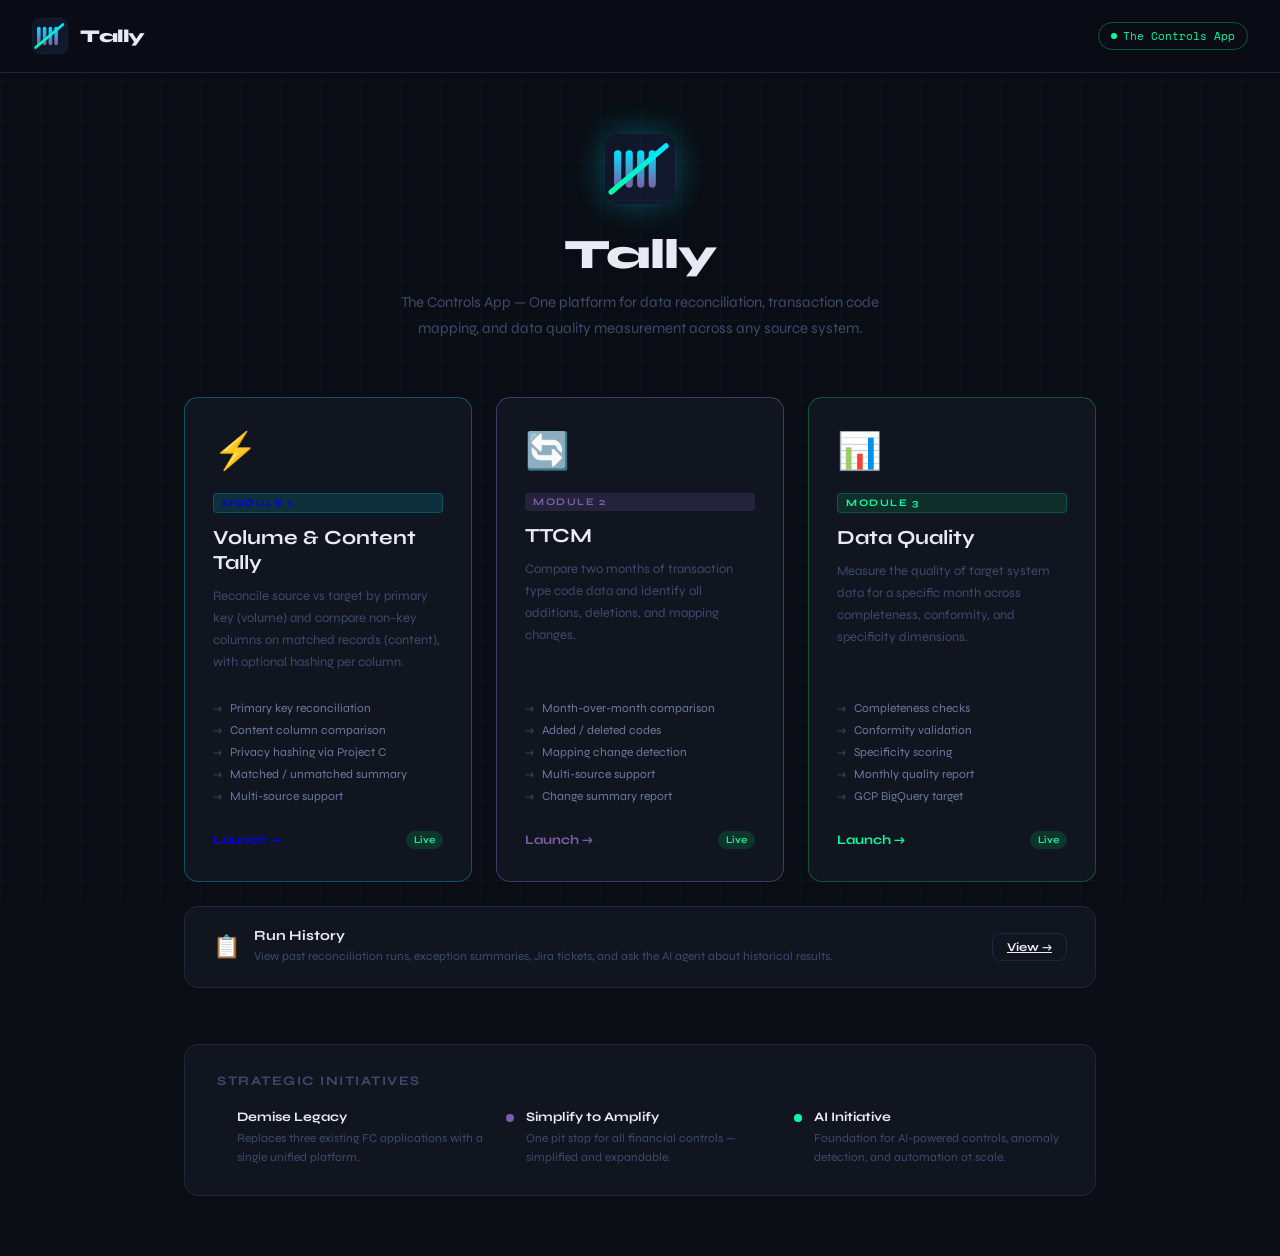
<file: data-recs-2.0/index.html>
<!DOCTYPE html>
<html lang="en">
<head>
  <meta charset="UTF-8"/>
  <meta name="viewport" content="width=device-width, initial-scale=1.0"/>
  <title>Tally — The Controls App</title>
  <link rel="stylesheet" href="src/styles.css"/>
  <link href="https://fonts.googleapis.com/css2?family=Space+Mono:ital,wght@0,400;0,700;1,400&family=Syne:wght@400;600;700;800&display=swap" rel="stylesheet"/>
  <style>
    .home-wrap {
      max-width: 960px;
      margin: 60px auto;
      padding: 0 24px;
    }
    .home-hero {
      text-align: center;
      margin-bottom: 56px;
    }
    .home-hero .hero-mark {
      display: inline-flex;
      align-items: center;
      justify-content: center;
      width: 72px;
      height: 72px;
      border-radius: 18px;
      background: linear-gradient(135deg, var(--cyan), var(--accent2));
      font-size: 28px;
      font-weight: 800;
      color: #000;
      margin-bottom: 20px;
      box-shadow: 0 0 32px rgba(0,229,255,0.3);
    }
    .home-hero h1 {
      font-size: 42px;
      font-weight: 800;
      color: var(--text);
      margin-bottom: 10px;
      letter-spacing: -1px;
    }
    .home-hero h1 span { color: var(--cyan); }
    .home-hero p {
      color: var(--text-muted);
      font-size: 15px;
      max-width: 520px;
      margin: 0 auto;
      line-height: 1.7;
    }
    .modules-grid {
      display: grid;
      grid-template-columns: repeat(3, 1fr);
      gap: 24px;
    }
    .module-card {
      background: var(--surface);
      border: 1px solid var(--border);
      border-radius: 14px;
      padding: 32px 28px;
      cursor: pointer;
      text-decoration: none;
      display: flex;
      flex-direction: column;
      transition: border-color 0.2s, transform 0.2s, box-shadow 0.2s;
      position: relative;
      overflow: hidden;
    }
    .module-card:hover {
      transform: translateY(-4px);
      box-shadow: 0 8px 32px rgba(0,0,0,0.4);
    }
    .module-card.blue  { border-color: rgba(0,229,255,0.3); }
    .module-card.blue:hover  { border-color: var(--cyan); box-shadow: 0 8px 32px rgba(0,229,255,0.15); }
    .module-card.purple { border-color: rgba(179,136,255,0.3); }
    .module-card.purple:hover { border-color: var(--accent2); box-shadow: 0 8px 32px rgba(179,136,255,0.15); }
    .module-card.green { border-color: rgba(0,230,118,0.3); }
    .module-card.green:hover  { border-color: var(--green); box-shadow: 0 8px 32px rgba(0,230,118,0.15); }
    .module-icon {
      font-size: 36px;
      margin-bottom: 20px;
    }
    .module-tag {
      display: inline-block;
      font-size: 10px;
      font-weight: 700;
      letter-spacing: 1.5px;
      padding: 3px 8px;
      border-radius: 4px;
      margin-bottom: 12px;
      text-transform: uppercase;
    }
    .tag-blue   { background: rgba(0,229,255,0.12); color: var(--cyan); }
    .tag-purple { background: rgba(179,136,255,0.12); color: var(--accent2); }
    .tag-green  { background: rgba(0,230,118,0.12); color: var(--green); }
    .module-card h3 {
      font-size: 20px;
      font-weight: 700;
      color: var(--text);
      margin-bottom: 10px;
    }
    .module-card p {
      font-size: 13px;
      color: var(--text-muted);
      line-height: 1.7;
      flex: 1;
      margin-bottom: 24px;
    }
    .module-features {
      list-style: none;
      padding: 0;
      margin: 0 0 24px 0;
    }
    .module-features li {
      font-size: 12px;
      color: var(--text-dim);
      padding: 4px 0;
      display: flex;
      align-items: center;
      gap: 8px;
    }
    .module-features li::before {
      content: '→';
      color: var(--text-muted);
      font-size: 11px;
    }
    .module-cta {
      display: flex;
      align-items: center;
      justify-content: space-between;
      margin-top: auto;
    }
    .module-card.blue  .module-cta-label { color: var(--cyan); }
    .module-card.purple .module-cta-label { color: var(--accent2); }
    .module-card.green  .module-cta-label { color: var(--green); }
    .module-cta-label {
      font-size: 13px;
      font-weight: 700;
    }
    .status-badge {
      font-size: 10px;
      padding: 3px 8px;
      border-radius: 20px;
      font-weight: 600;
    }
    .status-live   { background: rgba(0,230,118,0.15); color: var(--green); }
    .status-coming { background: rgba(255,214,0,0.12); color: var(--yellow); }
    .initiatives {
      margin-top: 56px;
      padding: 28px 32px;
      background: var(--surface);
      border: 1px solid var(--border);
      border-radius: 14px;
    }
    .initiatives h4 {
      font-size: 13px;
      color: var(--text-muted);
      letter-spacing: 1.5px;
      text-transform: uppercase;
      margin-bottom: 20px;
    }
    .initiatives-grid {
      display: grid;
      grid-template-columns: repeat(3, 1fr);
      gap: 20px;
    }
    .initiative-item {
      display: flex;
      align-items: flex-start;
      gap: 12px;
    }
    .initiative-dot {
      width: 8px;
      height: 8px;
      border-radius: 50%;
      margin-top: 5px;
      flex-shrink: 0;
    }
    .initiative-item h5 {
      font-size: 13px;
      font-weight: 700;
      color: var(--text);
      margin-bottom: 4px;
    }
    .initiative-item p {
      font-size: 12px;
      color: var(--text-muted);
      line-height: 1.6;
    }
    @media (max-width: 700px) {
      .modules-grid { grid-template-columns: 1fr; }
      .initiatives-grid { grid-template-columns: 1fr; }
      .home-hero h1 { font-size: 28px; }
    }
  </style>
</head>
<body>

  <!-- HEADER -->
  <header>
    <div class="logo">
      <img src="src/logo.svg" alt="Tally" style="width:36px;height:36px;border-radius:8px;display:block;flex-shrink:0;">
      <div class="logo-text">Tally</div>
    </div>
    <div class="header-right">
      <div class="status-pill connected">
        <div class="dot pulse"></div> The Controls App
      </div>
    </div>
  </header>

  <!-- HOME -->
  <div class="home-wrap">

    <!-- HERO -->
    <div class="home-hero">
      <img src="src/logo.svg" alt="Tally" class="hero-mark" style="background:none;padding:0;">
      <h1>Tally</h1>
      <p>The Controls App — One platform for data reconciliation, transaction code mapping, and data quality measurement across any source system.</p>
    </div>

    <!-- MODULE CARDS -->
    <div class="modules-grid">

      <!-- Data Reconciliation -->
      <a href="data-recs.html" class="module-card blue">
        <div class="module-icon">⚡</div>
        <div class="module-tag tag-blue">Module 1</div>
        <h3>Volume &amp; Content Tally</h3>
        <p>Reconcile source vs target by primary key (volume) and compare non-key columns on matched records (content), with optional hashing per column.</p>
        <ul class="module-features">
          <li>Primary key reconciliation</li>
          <li>Content column comparison</li>
          <li>Privacy hashing via Project C</li>
          <li>Matched / unmatched summary</li>
          <li>Multi-source support</li>
        </ul>
        <div class="module-cta">
          <span class="module-cta-label">Launch →</span>
          <span class="status-badge status-live">Live</span>
        </div>
      </a>

      <!-- TTCM -->
      <a href="ttcm.html" class="module-card purple">
        <div class="module-icon">🔄</div>
        <div class="module-tag tag-purple">Module 2</div>
        <h3>TTCM</h3>
        <p>Compare two months of transaction type code data and identify all additions, deletions, and mapping changes.</p>
        <ul class="module-features">
          <li>Month-over-month comparison</li>
          <li>Added / deleted codes</li>
          <li>Mapping change detection</li>
          <li>Multi-source support</li>
          <li>Change summary report</li>
        </ul>
        <div class="module-cta">
          <span class="module-cta-label">Launch →</span>
          <span class="status-badge status-live">Live</span>
        </div>
      </a>

      <!-- DQM -->
      <a href="dqm.html" class="module-card green">
        <div class="module-icon">📊</div>
        <div class="module-tag tag-green">Module 3</div>
        <h3>Data Quality</h3>
        <p>Measure the quality of target system data for a specific month across completeness, conformity, and specificity dimensions.</p>
        <ul class="module-features">
          <li>Completeness checks</li>
          <li>Conformity validation</li>
          <li>Specificity scoring</li>
          <li>Monthly quality report</li>
          <li>GCP BigQuery target</li>
        </ul>
        <div class="module-cta">
          <span class="module-cta-label">Launch →</span>
          <span class="status-badge status-live">Live</span>
        </div>
      </a>

    </div>

    <!-- HISTORY LINK -->
    <div style="margin-top:24px;padding:20px 28px;background:var(--surface);border:1px solid var(--border);border-radius:14px;display:flex;align-items:center;justify-content:space-between;gap:20px;">
      <div style="display:flex;align-items:center;gap:14px;">
        <div style="font-size:22px;">📋</div>
        <div>
          <div style="font-size:14px;font-weight:700;color:var(--text);margin-bottom:3px;">Run History</div>
          <div style="font-size:12px;color:var(--text-muted);line-height:1.6;">View past reconciliation runs, exception summaries, Jira tickets, and ask the AI agent about historical results.</div>
        </div>
      </div>
      <a href="history.html" class="btn btn-secondary btn-sm" style="white-space:nowrap;flex-shrink:0;">View →</a>
    </div>

    <!-- INITIATIVES -->
    <div class="initiatives">
      <h4>Strategic Initiatives</h4>
      <div class="initiatives-grid">
        <div class="initiative-item">
          <div class="initiative-dot" style="background:var(--cyan);"></div>
          <div>
            <h5>Demise Legacy</h5>
            <p>Replaces three existing FC applications with a single unified platform.</p>
          </div>
        </div>
        <div class="initiative-item">
          <div class="initiative-dot" style="background:var(--accent2);"></div>
          <div>
            <h5>Simplify to Amplify</h5>
            <p>One pit stop for all financial controls — simplified and expandable.</p>
          </div>
        </div>
        <div class="initiative-item">
          <div class="initiative-dot" style="background:var(--green);"></div>
          <div>
            <h5>AI Initiative</h5>
            <p>Foundation for AI-powered controls, anomaly detection, and automation at scale.</p>
          </div>
        </div>
      </div>
    </div>

  </div><!-- /home-wrap -->

</body>
</html>
</file>
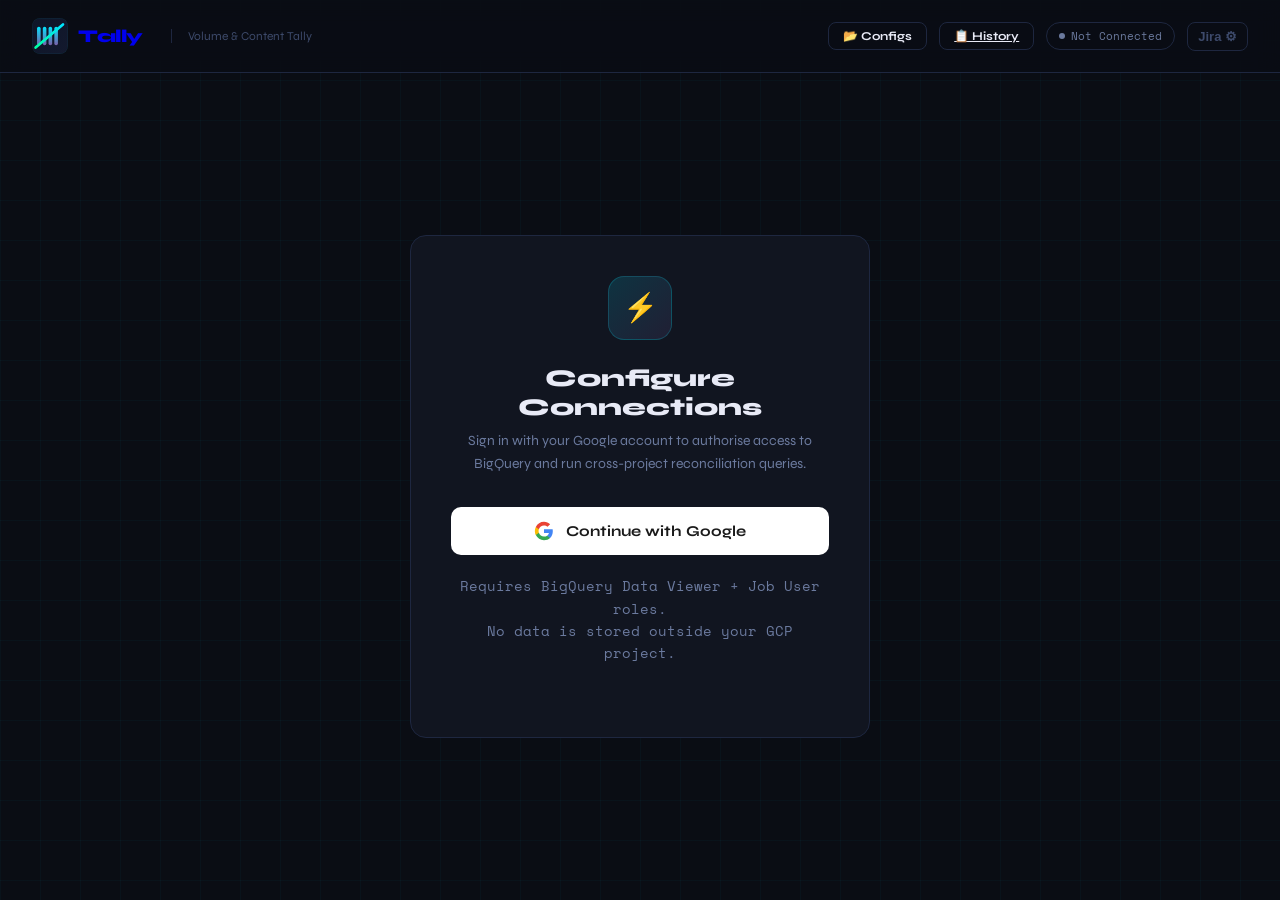
<file: data-recs-2.0/data-recs.html>
<!DOCTYPE html>
<html lang="en">
<head>
  <meta charset="UTF-8"/>
  <meta name="viewport" content="width=device-width, initial-scale=1.0"/>
  <title>Tally — Volume &amp; Content Tally</title>
  <link rel="stylesheet" href="src/styles.css"/>
  <link href="https://fonts.googleapis.com/css2?family=Space+Mono:ital,wght@0,400;0,700;1,400&family=Syne:wght@400;600;700;800&display=swap" rel="stylesheet"/>
</head>
<body>

  <!-- HEADER -->
  <header>
    <div class="logo">
      <a href="index.html" style="display:flex;align-items:center;gap:10px;text-decoration:none;">
        <img src="src/logo.svg" alt="Tally" style="width:36px;height:36px;border-radius:8px;display:block;flex-shrink:0;">
        <div class="logo-text">Tally</div>
      </a>
      <div style="margin-left:16px; font-size:12px; color:var(--text-muted); border-left:1px solid var(--border); padding-left:16px;">Volume &amp; Content Tally</div>
    </div>
    <div class="header-right">
      <button onclick="openConfigManager()" class="btn btn-secondary btn-sm">📂 Configs</button>
      <a href="history.html" class="btn btn-secondary btn-sm">📋 History</a>
      <div class="status-pill" id="conn-status">
        <div class="dot"></div> Not Connected
      </div>

      <!-- Jira notification bell -->
      <button id="jira-bell-btn" onclick="openBell()"
        style="display:none;position:relative;background:none;border:1px solid var(--border);border-radius:8px;padding:6px 10px;cursor:pointer;color:var(--text-muted);font-size:16px;align-items:center;gap:6px;">
        🎫
        <span id="jira-bell-badge"
          style="display:none;position:absolute;top:-6px;right:-6px;background:var(--accent3);color:#fff;font-size:9px;font-weight:700;width:16px;height:16px;border-radius:50%;align-items:center;justify-content:center;">
          !
        </span>
      </button>

      <!-- Jira config button -->
      <button onclick="openJiraConfig()"
        style="background:none;border:1px solid var(--border);border-radius:8px;padding:6px 10px;cursor:pointer;color:var(--text-muted);font-size:13px;font-weight:600;">
        Jira ⚙
      </button>

      <div class="user-badge" id="user-badge" style="display:none">
        <div class="user-avatar" id="user-initials">?</div>
        <span id="user-name-display"></span>
        <button class="btn btn-sm btn-danger" onclick="signOut()">Sign Out</button>
      </div>
    </div>
  </header>

  <!-- ── JIRA CONFIG MODAL ──────────────────────────────────── -->
  <!-- ── CONFIG MANAGER MODAL ──────────────────────────────── -->
  <div id="config-manager-modal"
    style="display:none;position:fixed;inset:0;z-index:1000;background:rgba(0,0,0,.7);backdrop-filter:blur(4px);align-items:center;justify-content:center;padding:20px;">
    <div style="background:var(--surface);border:1px solid var(--border);border-radius:16px;width:100%;max-width:560px;padding:32px;animation:fadeIn .2s ease;max-height:85vh;display:flex;flex-direction:column;">
      <div style="display:flex;align-items:center;justify-content:space-between;margin-bottom:24px;">
        <div>
          <div style="font-size:18px;font-weight:800;color:var(--text);">📂 Saved Configs</div>
          <div style="font-size:12px;color:var(--text-muted);margin-top:3px;">Save and load reconciliation configurations</div>
        </div>
        <button class="btn btn-sm btn-secondary" onclick="closeConfigManager()">✕</button>
      </div>

      <!-- Saved config list -->
      <div id="config-list-wrap" style="flex:1;overflow-y:auto;margin-bottom:20px;"></div>

      <!-- Save current -->
      <div style="border-top:1px solid var(--border);padding-top:20px;">
        <div style="font-size:12px;font-weight:700;color:var(--text-muted);letter-spacing:1px;text-transform:uppercase;margin-bottom:10px;">Save Current Config</div>
        <div style="display:flex;gap:10px;">
          <input type="text" id="config-save-name" placeholder="e.g. CRM vs Finance Q1" style="flex:1;"/>
          <button class="btn btn-primary btn-sm" onclick="saveConfig(document.getElementById('config-save-name').value); document.getElementById('config-save-name').value='';">Save</button>
        </div>
      </div>
    </div>
  </div>

  <div id="jira-config-modal"
    style="display:none;position:fixed;inset:0;z-index:1000;background:rgba(0,0,0,.7);backdrop-filter:blur(4px);align-items:center;justify-content:center;padding:20px;">
    <div style="background:var(--surface);border:1px solid var(--border);border-radius:16px;width:100%;max-width:520px;padding:32px;animation:fadeIn .2s ease;">
      <div style="display:flex;align-items:center;justify-content:space-between;margin-bottom:24px;">
        <div>
          <div style="font-size:18px;font-weight:800;color:var(--text);">🎫 Jira Configuration</div>
          <div style="font-size:12px;color:var(--text-muted);margin-top:3px;">Connect Tally to your Jira Cloud workspace</div>
        </div>
        <button class="btn btn-sm btn-secondary" onclick="closeJiraConfig()">✕</button>
      </div>

      <!-- Setup guide -->
      <div class="alert alert-info" style="font-size:12px;line-height:1.8;margin-bottom:20px;">
        <strong>Setup (5 minutes):</strong><br/>
        1. Go to <strong>atlassian.com/software/jira</strong> → Start free<br/>
        2. Create a project — note the <strong>Project Key</strong> (e.g. <code>TALLY</code>)<br/>
        3. Generate an API token at <strong>id.atlassian.com → Security → API tokens</strong><br/>
        4. Paste your workspace domain, email, token, and project key below
      </div>

      <div class="form-group">
        <label>Workspace Domain</label>
        <input type="text" id="jira-domain" placeholder="yourorg.atlassian.net" style="font-family:var(--mono);font-size:13px;"/>
        <div style="font-size:11px;color:var(--text-muted);margin-top:3px;">Do not include https://</div>
      </div>
      <div class="form-group">
        <label>Atlassian Email</label>
        <input type="email" id="jira-email" placeholder="you@company.com"/>
      </div>
      <div class="form-group">
        <label>API Token</label>
        <input type="password" id="jira-api-token" placeholder="Paste your API token"/>
        <div style="font-size:11px;color:var(--text-muted);margin-top:3px;">Generated at id.atlassian.com → Security → API tokens</div>
      </div>
      <div class="form-group">
        <label>Project Key</label>
        <input type="text" id="jira-project-key" placeholder="e.g. TALLY" style="text-transform:uppercase;font-family:var(--mono);"/>
      </div>

      <div id="jira-test-result" style="font-size:12px;min-height:18px;margin-bottom:12px;"></div>

      <div class="btn-row">
        <button class="btn btn-primary" onclick="saveJiraConfig()">Save Configuration</button>
        <button id="btn-jira-test" class="btn btn-secondary" onclick="testJiraConnection()">Test Connection</button>
        <button class="btn btn-secondary" onclick="closeJiraConfig()">Cancel</button>
      </div>
    </div>
  </div>

  <!-- ── JIRA NOTIFICATION PANEL ────────────────────────────── -->
  <div id="jira-notif-panel"
    style="display:none;position:fixed;inset:0;z-index:999;background:rgba(0,0,0,.6);backdrop-filter:blur(4px);align-items:flex-end;justify-content:center;padding:20px;">
    <div style="background:var(--surface);border:1px solid var(--border);border-top:2px solid var(--accent);border-radius:16px;width:100%;max-width:580px;padding:28px;animation:fadeIn .25s ease;max-height:80vh;overflow-y:auto;">
      <div id="jira-notif-content"></div>
    </div>
  </div>

  <!-- AUTH SCREEN -->
  <div id="auth-screen">
    <div class="auth-card">
      <div class="auth-icon">⚡</div>
      <h2>Configure Connections</h2>
      <p>Sign in with your Google account to authorise access to BigQuery and run cross-project reconciliation queries.</p>
      <button class="btn-google" onclick="handleGoogleSignIn()">
        <svg class="google-logo" viewBox="0 0 24 24">
          <path fill="#4285F4" d="M22.56 12.25c0-.78-.07-1.53-.2-2.25H12v4.26h5.92c-.26 1.37-1.04 2.53-2.21 3.31v2.77h3.57c2.08-1.92 3.28-4.74 3.28-8.09z"/>
          <path fill="#34A853" d="M12 23c2.97 0 5.46-.98 7.28-2.66l-3.57-2.77c-.98.66-2.23 1.06-3.71 1.06-2.86 0-5.29-1.93-6.16-4.53H2.18v2.84C3.99 20.53 7.7 23 12 23z"/>
          <path fill="#FBBC05" d="M5.84 14.09c-.22-.66-.35-1.36-.35-2.09s.13-1.43.35-2.09V7.07H2.18C1.43 8.55 1 10.22 1 12s.43 3.45 1.18 4.93l2.85-2.22.81-.62z"/>
          <path fill="#EA4335" d="M12 5.38c1.62 0 3.06.56 4.21 1.64l3.15-3.15C17.45 2.09 14.97 1 12 1 7.7 1 3.99 3.47 2.18 7.07l3.66 2.84c.87-2.6 3.3-4.53 6.16-4.53z"/>
        </svg>
        Continue with Google
      </button>
      <p class="auth-note">
        Requires BigQuery Data Viewer + Job User roles.<br/>
        No data is stored outside your GCP project.
      </p>
    </div>
  </div>

  <!-- MAIN APP -->
  <div id="app">

    <!-- STEP NAVIGATION -->
    <div class="steps-nav">
      <div class="step-item active" id="step-tab-1" onclick="goStep(1)">
        <div class="step-num">1</div> Configure Projects
      </div>
      <div class="step-arrow">›</div>
      <div class="step-item disabled" id="step-tab-2" onclick="goStep(2)">
        <div class="step-num">2</div> Source Query
      </div>
      <div class="step-arrow">›</div>
      <div class="step-item disabled" id="step-tab-3" onclick="goStep(3)">
        <div class="step-num">3</div> Target Query
      </div>
      <div class="step-arrow">›</div>
      <div class="step-item disabled" id="step-tab-4" onclick="goStep(4)">
        <div class="step-num">4</div> Match &amp; Reconcile
      </div>
      <div class="step-arrow">›</div>
      <div class="step-item disabled" id="step-tab-5" onclick="goStep(5)">
        <div class="step-num">5</div> Write Exceptions
      </div>
      <div class="step-arrow">›</div>
      <div class="step-item disabled" id="step-tab-6" onclick="goStep(6)">
        <div class="step-num">6</div> Summary
      </div>
    </div>

    <!-- STEP 1: CONFIGURE PROJECTS -->
    <div class="panel active" id="step-1">
      <div class="panel-header">
        <h2>Configure Source &amp; Target Systems</h2>
        <p>Set up your source and target data systems. Supports BigQuery, Starburst/Trino, Oracle, and Hive.</p>
      </div>

      <div class="alert alert-info">
        ℹ️ Queries run via BigQuery REST API using your OAuth token. Your credentials never leave your environment.
      </div>
      <div style="display:grid; grid-template-columns:1fr 1fr; gap:20px;">

        <!-- ── SOURCE (Project A) ── -->
        <div class="card">
          <div class="card-title">🔵 Source System (Project A)</div>
          <div class="form-group">
            <label>Source System Type</label>
            <select id="proj-a-type" onchange="onTypeChange('src')">
              <option value="bigquery">BigQuery</option>
              <option value="starburst">Starburst / Trino</option>
              <option value="oracle">Oracle</option>
              <option value="hive">Hive / Hadoop</option>
            </select>
          </div>

          <!-- BigQuery-specific fields -->
          <div id="proj-a-bq-fields">
            <div class="form-group">
              <label>GCP Project ID</label>
              <input type="text" id="proj-a-id" placeholder="my-project-123" oninput="validateStep1()"/>
            </div>
          </div>

          <!-- Starburst-specific fields -->
          <div id="proj-a-sb-fields" style="display:none;">
            <div style="padding:10px 12px;background:rgba(0,229,255,0.05);border:1px solid rgba(0,229,255,0.2);border-radius:8px;margin-bottom:14px;">
              <div style="font-size:11px;font-weight:700;letter-spacing:1px;text-transform:uppercase;color:var(--cyan);margin-bottom:6px;">Starburst Connection</div>
              <div class="form-group" style="margin-bottom:10px;">
                <label>Host &amp; Port</label>
                <input type="text" id="proj-a-sb-host" placeholder="starburst.internal.hsbc.com:8080" oninput="validateStep1()" style="font-family:var(--mono);font-size:12px;"/>
              </div>
              <div class="form-group" style="margin-bottom:10px;">
                <label>Catalog <span style="color:var(--text-muted);font-size:11px;">— e.g. mainframe, oracle, hive</span></label>
                <input type="text" id="proj-a-sb-catalog" placeholder="mainframe" oninput="validateStep1()" style="font-family:var(--mono);font-size:12px;"/>
              </div>
              <div class="form-group" style="margin-bottom:10px;">
                <label>Username</label>
                <input type="text" id="proj-a-sb-username" placeholder="service_account"/>
              </div>
              <div class="form-group" style="margin-bottom:0;">
                <label>Bearer Token <span style="color:var(--text-muted);font-size:11px;">(optional — if auth enabled)</span></label>
                <input type="password" id="proj-a-sb-token" placeholder="JWT bearer token"/>
              </div>
            </div>
          </div>

          <div class="form-group">
            <label>Schema / Dataset</label>
            <input type="text" id="proj-a-dataset" placeholder="my_dataset" oninput="validateStep1()"/>
          </div>
          <div class="form-group">
            <label>Table Name</label>
            <input type="text" id="proj-a-table" placeholder="source_table" oninput="validateStep1()"/>
          </div>
          <div class="form-group">
            <label>Description <span style="color:var(--text-muted)">(optional)</span></label>
            <input type="text" id="proj-a-desc" placeholder="e.g. CRM transactions"/>
          </div>
          <div id="proj-a-loc-field" class="form-group">
            <label>Dataset Location <span style="color:var(--text-muted)">(BigQuery only)</span></label>
            <input type="text" id="proj-a-location" placeholder="e.g. EU, US, europe-west2"/>
          </div>
          <div class="btn-row" style="margin-top:4px;">
            <button class="btn btn-sm btn-secondary" onclick="testConnection('src')">⚡ Test Connection</button>
          </div>
          <div id="src-conn-result" style="margin-top:8px;font-size:12px;"></div>
        </div>

        <!-- ── TARGET (Project B) ── -->
        <div class="card">
          <div class="card-title">🟣 Target System (Project B)</div>
          <div class="form-group">
            <label>Target System Type</label>
            <select id="proj-b-type" onchange="onTypeChange('tgt')">
              <option value="bigquery">BigQuery</option>
              <option value="starburst">Starburst / Trino</option>
              <option value="oracle">Oracle</option>
              <option value="hive">Hive / Hadoop</option>
            </select>
          </div>

          <!-- BigQuery-specific fields -->
          <div id="proj-b-bq-fields">
            <div class="form-group">
              <label>GCP Project ID</label>
              <input type="text" id="proj-b-id" placeholder="another-project-456" oninput="validateStep1()"/>
            </div>
          </div>

          <!-- Starburst-specific fields -->
          <div id="proj-b-sb-fields" style="display:none;">
            <div style="padding:10px 12px;background:rgba(179,136,255,0.05);border:1px solid rgba(179,136,255,0.2);border-radius:8px;margin-bottom:14px;">
              <div style="font-size:11px;font-weight:700;letter-spacing:1px;text-transform:uppercase;color:var(--accent2);margin-bottom:6px;">Starburst Connection</div>
              <div class="form-group" style="margin-bottom:10px;">
                <label>Host &amp; Port</label>
                <input type="text" id="proj-b-sb-host" placeholder="starburst.internal.hsbc.com:8080" oninput="validateStep1()" style="font-family:var(--mono);font-size:12px;"/>
              </div>
              <div class="form-group" style="margin-bottom:10px;">
                <label>Catalog <span style="color:var(--text-muted);font-size:11px;">— e.g. mainframe, oracle, hive</span></label>
                <input type="text" id="proj-b-sb-catalog" placeholder="mainframe" oninput="validateStep1()" style="font-family:var(--mono);font-size:12px;"/>
              </div>
              <div class="form-group" style="margin-bottom:10px;">
                <label>Username</label>
                <input type="text" id="proj-b-sb-username" placeholder="service_account"/>
              </div>
              <div class="form-group" style="margin-bottom:0;">
                <label>Bearer Token <span style="color:var(--text-muted);font-size:11px;">(optional — if auth enabled)</span></label>
                <input type="password" id="proj-b-sb-token" placeholder="JWT bearer token"/>
              </div>
            </div>
          </div>

          <div class="form-group">
            <label>Schema / Dataset</label>
            <input type="text" id="proj-b-dataset" placeholder="another_dataset" oninput="validateStep1()"/>
          </div>
          <div class="form-group">
            <label>Table Name</label>
            <input type="text" id="proj-b-table" placeholder="target_table" oninput="validateStep1()"/>
          </div>
          <div class="form-group">
            <label>Description <span style="color:var(--text-muted)">(optional)</span></label>
            <input type="text" id="proj-b-desc" placeholder="e.g. Finance ledger"/>
          </div>
          <div id="proj-b-loc-field" class="form-group">
            <label>Dataset Location <span style="color:var(--text-muted)">(BigQuery only)</span></label>
            <input type="text" id="proj-b-location" placeholder="e.g. EU, US, europe-west2"/>
          </div>
          <div class="btn-row" style="margin-top:4px;">
            <button class="btn btn-sm btn-secondary" onclick="testConnection('tgt')">⚡ Test Connection</button>
          </div>
          <div id="tgt-conn-result" style="margin-top:8px;font-size:12px;"></div>
        </div>

      </div>

      <!-- PROJECT C — PRIVACY ZONE -->
      <div class="card" style="margin-top:20px; border-color:var(--accent2);">
        <div class="card-title">🔒 Reconciliation Project (Project C) — Privacy Zone &nbsp;<span class="lang-badge" style="font-size:11px;">GCP BigQuery only</span></div>
        <div class="alert alert-info" style="font-size:12px; margin-bottom:12px;">
          Project C is always <strong>Google BigQuery</strong>. It only receives <strong>hashed keys + amounts</strong>. Real keys never leave Projects A &amp; B. The salt never leaves your browser.
        </div>
        <div style="display:grid; grid-template-columns:1fr 1fr 1fr; gap:20px;">
          <div class="form-group">
            <label>GCP Project ID</label>
            <input type="text" id="proj-c-id" placeholder="neutral-project-789" oninput="validateStep1()"/>
          </div>
          <div class="form-group">
            <label>Dataset</label>
            <input type="text" id="proj-c-dataset" placeholder="rec_staging" oninput="validateStep1()"/>
          </div>
          <div class="form-group">
            <label>Location</label>
            <input type="text" id="proj-c-location" placeholder="US"/>
          </div>
        </div>
        <div class="form-group" style="max-width:420px;">
          <label>Secret Salt &nbsp;<span style="color:var(--text-muted); font-size:11px;">(optional — required only if primary key hashing is ON) &nbsp;⚠️ Never sent to any GCP project</span></label>
          <input type="password" id="secret-salt" placeholder="Enter a secret passphrase (leave blank if hashing is OFF)" oninput="validateStep1(); updateHashPreviews()"/>
        </div>
      </div>

      <div class="btn-row">
        <button class="btn btn-primary" id="btn-step1-next" onclick="goStep(2)" disabled>
          Next: Configure Source Query →
        </button>
      </div>
    </div>

    <!-- STEP 2: SOURCE QUERY -->
    <div class="panel" id="step-2">
      <div class="panel-header">
        <h2>Source Query <span class="tag tag-blue" id="src-proj-label" style="font-size:12px;vertical-align:middle;"></span></h2>
        <p>Write a query to pull data from Project A. This will be your left-hand dataset.</p>
      </div>
      <!-- FILTER BUILDER -->
      <div class="card">
        <div class="card-title">🔍 Filter Builder <span style="font-size:11px;color:var(--text-muted);font-weight:400;">— filters are injected into the query automatically</span></div>
        <div id="src-filters-list"></div>
        <div class="btn-row" style="margin-top:8px;">
          <button class="btn btn-sm btn-secondary" onclick="addFilter('src')">+ Add Filter</button>
          <button class="btn btn-sm btn-secondary" onclick="clearFilters('src')">Clear All</button>
        </div>
      </div>

      <div class="card">
        <div class="card-title">SQL Query — Source</div>
        <div class="query-editor-wrap">
          <div class="query-toolbar">
            <div class="query-toolbar-left">
              <span class="lang-badge">BigQuery SQL</span>
              <span class="lang-badge dim" id="src-bq-ref"></span>
            </div>
            <button class="btn btn-sm btn-secondary" onclick="insertTemplate('src')">Insert Template</button>
          </div>
          <textarea class="code" id="src-query" spellcheck="false" placeholder="SELECT * FROM `project.dataset.table` LIMIT 1000"></textarea>
        </div>
      </div>
      <div class="card" style="border-color:var(--accent2);">
        <div class="card-title">🔑 Key &amp; Content Column Config
          <button class="btn btn-sm btn-secondary" style="float:right;" onclick="fetchColumns('src')">⟳ Load Columns</button>
        </div>

        <!-- PRIMARY MATCH KEY -->
        <div style="font-size:11px;font-weight:700;letter-spacing:1px;text-transform:uppercase;color:var(--text-muted);margin-bottom:10px;">Primary Match Key — Volume Reconciliation</div>
        <div class="form-group">
          <label>Match Key Column <span style="color:var(--accent3);">*</span></label>
          <select id="src-match-key" onchange="updateMatchKey('src', this.value)"
            style="background:var(--surface-2);border:1px solid var(--cyan);border-radius:6px;padding:8px 10px;color:var(--text);font-size:13px;width:100%;">
            <option value="">— click ⟳ Load Columns first —</option>
          </select>
          <div style="display:flex;align-items:center;gap:12px;margin-top:8px;">
            <label style="display:flex;align-items:center;gap:6px;font-size:12px;cursor:pointer;">
              <input type="checkbox" id="src-pk-hash" checked onchange="setPKHash('src',this.checked);updateHashPreviews()"/>
              <span>Hash this key <span style="color:var(--text-muted);">(recommended — keeps raw value out of Project C)</span></span>
            </label>
          </div>
        </div>

        <!-- CONTENT RECONCILIATION COLUMNS -->
        <div style="border-top:1px solid var(--border);margin-top:20px;padding-top:16px;">
          <div style="font-size:11px;font-weight:700;letter-spacing:1px;text-transform:uppercase;color:var(--text-muted);margin-bottom:6px;">Content Reconciliation Columns — compared on matched records</div>
          <div style="font-size:12px;color:var(--text-muted);margin-bottom:10px;line-height:1.6;">
            Select columns to compare between source and target.
            <strong style="color:var(--text);">Hash OFF</strong> (default) — actual values visible in Project C for comparison.
            <strong style="color:var(--text);">Hash ON 🔒</strong> — value protected, but mismatch still detected.
          </div>
          <div id="src-content-cols-list"></div>
          <div class="btn-row" style="margin-top:8px;">
            <button class="btn btn-sm btn-secondary" onclick="addContentCol('src')">+ Add Column</button>
            <button class="btn btn-sm btn-secondary" onclick="clearContentCols('src')">Clear All</button>
          </div>
        </div>

        <!-- NORMALISATION -->
        <div style="border-top:1px solid var(--border);margin-top:16px;padding-top:16px;">
          <label style="font-size:12px;color:var(--text-muted);display:block;margin-bottom:8px;">
            Normalisation <span style="font-size:11px;">(applied before hashing only)</span>
          </label>
          <div style="display:flex;gap:16px;align-items:center;flex-wrap:wrap;">
            <label style="display:flex;align-items:center;gap:4px;font-size:12px;"><input type="checkbox" id="src-norm-trim" checked onchange="updateHashPreviews()"/> TRIM</label>
            <label style="display:flex;align-items:center;gap:4px;font-size:12px;"><input type="checkbox" id="src-norm-upper" checked onchange="updateHashPreviews()"/> UPPER</label>
            <label style="display:flex;align-items:center;gap:4px;font-size:12px;"><input type="checkbox" id="src-norm-lpad" onchange="updateHashPreviews()"/> LPAD &nbsp;<input type="number" id="src-lpad-width" value="10" style="width:56px;" oninput="updateHashPreviews()"/></label>
          </div>
        </div>
        <div class="form-group" style="margin-top:12px;" id="src-hash-preview-wrap">
          <label>Primary Key Hash Preview</label>
          <code id="src-hash-preview" style="display:block;padding:10px;background:rgba(0,0,0,0.3);border-radius:6px;font-size:11px;color:var(--cyan);word-break:break-all;"></code>
        </div>
        <div id="src-oracle-template" style="display:none;">
          <div class="alert alert-info" style="font-size:12px;">
            <strong>Non-BigQuery source detected.</strong> Run the SQL below on your source system and load the result into <code>project-c.rec_staging.source_hashed</code>.
          </div>
          <textarea class="code" id="src-platform-sql" style="min-height:120px;" spellcheck="false" readonly></textarea>
        </div>
      </div>
      <div class="btn-row">
        <button class="btn btn-primary" onclick="goStep(3)">Next: Configure Target Query →</button>
        <button class="btn btn-secondary" onclick="goStep(1)">← Back</button>
      </div>
    </div>

    <!-- STEP 3: TARGET QUERY -->
    <div class="panel" id="step-3">
      <div class="panel-header">
        <h2>Target Query <span class="tag tag-yellow" id="tgt-proj-label" style="font-size:12px;vertical-align:middle;"></span></h2>
        <p>Write a query to pull data from Project B. This will be your right-hand dataset for reconciliation.</p>
      </div>
      <!-- FILTER BUILDER -->
      <div class="card">
        <div class="card-title">🔍 Filter Builder <span style="font-size:11px;color:var(--text-muted);font-weight:400;">— filters are injected into the query automatically</span></div>
        <div id="tgt-filters-list"></div>
        <div class="btn-row" style="margin-top:8px;">
          <button class="btn btn-sm btn-secondary" onclick="addFilter('tgt')">+ Add Filter</button>
          <button class="btn btn-sm btn-secondary" onclick="clearFilters('tgt')">Clear All</button>
        </div>
      </div>

      <div class="card">
        <div class="card-title">SQL Query — Target</div>
        <div class="query-editor-wrap">
          <div class="query-toolbar">
            <div class="query-toolbar-left">
              <span class="lang-badge">BigQuery SQL</span>
              <span class="lang-badge dim" id="tgt-bq-ref"></span>
            </div>
            <button class="btn btn-sm btn-secondary" onclick="insertTemplate('tgt')">Insert Template</button>
          </div>
          <textarea class="code" id="tgt-query" spellcheck="false" placeholder="SELECT * FROM `project.dataset.table` LIMIT 1000"></textarea>
        </div>
      </div>
      <div class="card" style="border-color:var(--accent2);">
        <div class="card-title">🔑 Key &amp; Content Column Config
          <button class="btn btn-sm btn-secondary" style="float:right;" onclick="fetchColumns('tgt')">⟳ Load Columns</button>
        </div>

        <!-- PRIMARY MATCH KEY -->
        <div style="font-size:11px;font-weight:700;letter-spacing:1px;text-transform:uppercase;color:var(--text-muted);margin-bottom:10px;">Primary Match Key — Volume Reconciliation</div>
        <div class="form-group">
          <label>Match Key Column <span style="color:var(--accent3);">*</span></label>
          <select id="tgt-match-key" onchange="updateMatchKey('tgt', this.value)"
            style="background:var(--surface-2);border:1px solid var(--cyan);border-radius:6px;padding:8px 10px;color:var(--text);font-size:13px;width:100%;">
            <option value="">— click ⟳ Load Columns first —</option>
          </select>
          <div style="display:flex;align-items:center;gap:12px;margin-top:8px;">
            <label style="display:flex;align-items:center;gap:6px;font-size:12px;cursor:pointer;">
              <input type="checkbox" id="tgt-pk-hash" checked onchange="setPKHash('tgt',this.checked);updateHashPreviews()"/>
              <span>Hash this key <span style="color:var(--text-muted);">(recommended — keeps raw value out of Project C)</span></span>
            </label>
          </div>
        </div>

        <!-- CONTENT RECONCILIATION COLUMNS -->
        <div style="border-top:1px solid var(--border);margin-top:20px;padding-top:16px;">
          <div style="font-size:11px;font-weight:700;letter-spacing:1px;text-transform:uppercase;color:var(--text-muted);margin-bottom:6px;">Content Reconciliation Columns — compared on matched records</div>
          <div style="font-size:12px;color:var(--text-muted);margin-bottom:10px;line-height:1.6;">
            These columns are mapped to source columns by position (1st source col ↔ 1st target col, etc.).
          </div>
          <div id="tgt-content-cols-list"></div>
          <div class="btn-row" style="margin-top:8px;">
            <button class="btn btn-sm btn-secondary" onclick="addContentCol('tgt')">+ Add Column</button>
            <button class="btn btn-sm btn-secondary" onclick="clearContentCols('tgt')">Clear All</button>
          </div>
        </div>

        <!-- NORMALISATION -->
        <div style="border-top:1px solid var(--border);margin-top:16px;padding-top:16px;">
          <label style="font-size:12px;color:var(--text-muted);display:block;margin-bottom:8px;">
            Normalisation <span style="font-size:11px;">(applied before hashing only)</span>
          </label>
          <div style="display:flex;gap:16px;align-items:center;flex-wrap:wrap;">
            <label style="display:flex;align-items:center;gap:4px;font-size:12px;"><input type="checkbox" id="tgt-norm-trim" checked onchange="updateHashPreviews()"/> TRIM</label>
            <label style="display:flex;align-items:center;gap:4px;font-size:12px;"><input type="checkbox" id="tgt-norm-upper" checked onchange="updateHashPreviews()"/> UPPER</label>
            <label style="display:flex;align-items:center;gap:4px;font-size:12px;"><input type="checkbox" id="tgt-norm-lpad" onchange="updateHashPreviews()"/> LPAD &nbsp;<input type="number" id="tgt-lpad-width" value="10" style="width:56px;" oninput="updateHashPreviews()"/></label>
          </div>
        </div>
        <div class="form-group" style="margin-top:12px;" id="tgt-hash-preview-wrap">
          <label>Primary Key Hash Preview</label>
          <code id="tgt-hash-preview" style="display:block;padding:10px;background:rgba(0,0,0,0.3);border-radius:6px;font-size:11px;color:var(--cyan);word-break:break-all;"></code>
        </div>
        <div id="tgt-oracle-template" style="display:none;">
          <div class="alert alert-info" style="font-size:12px;">
            <strong>Non-BigQuery target detected.</strong> Run the SQL below on your target system and load the result into <code>project-c.rec_staging.target_hashed</code>.
          </div>
          <textarea class="code" id="tgt-platform-sql" style="min-height:120px;" spellcheck="false" readonly></textarea>
        </div>
      </div>
      <div class="btn-row">
        <button class="btn btn-primary" onclick="goStep(4)">Next: Configure Reconciliation →</button>
        <button class="btn btn-secondary" onclick="goStep(2)">← Back</button>
      </div>
    </div>

    <!-- STEP 4: RECONCILE -->
    <div class="panel" id="step-4">
      <div class="panel-header">
        <h2>Volume &amp; Content Reconciliation</h2>
        <p>Configure the match key join, then run volume reconciliation followed by content column comparison on matched records.</p>
      </div>
      <div class="card">
        <div class="card-title">Join Configuration</div>
        <div class="form-row">
          <div class="form-group">
            <label>Join Type</label>
            <select id="join-type" onchange="buildRecQuery()">
              <option value="FULL OUTER JOIN">Full Outer Join (show all unmatched)</option>
              <option value="INNER JOIN">Inner Join (matched only)</option>
              <option value="LEFT JOIN">Left Join (all source + matched target)</option>
              <option value="RIGHT JOIN">Right Join (matched source + all target)</option>
            </select>
          </div>
          <div class="form-group">
            <label>Match Key Column (Source)</label>
            <input type="text" id="join-key-src" placeholder="e.g. transaction_id" oninput="buildRecQuery()"/>
          </div>
        </div>
        <div class="form-row">
          <div class="form-group">
            <label>Match Key Column (Target)</label>
            <input type="text" id="join-key-tgt" placeholder="e.g. txn_id" oninput="buildRecQuery()"/>
          </div>
          <div class="form-group">
            <label>Amount/Value Column (for variance)</label>
            <input type="text" id="amount-col" placeholder="e.g. amount" oninput="buildRecQuery()"/>
          </div>
        </div>
        <div class="form-group">
          <label>Additional Match Columns <span style="color:var(--text-muted)">(comma-separated, optional)</span></label>
          <input type="text" id="extra-cols" placeholder="e.g. currency, status" oninput="buildRecQuery()"/>
        </div>
      </div>
      <div class="card">
        <div class="card-title">Generated Reconciliation Query</div>
        <div class="alert alert-info" style="font-size:12px;margin-bottom:12px;">
          This query runs in <strong>Project A</strong> but references <strong>Project B</strong> using fully-qualified table names — standard BigQuery cross-project syntax.
        </div>
        <div class="query-editor-wrap">
          <div class="query-toolbar">
            <span class="lang-badge">BigQuery SQL — Cross-Project</span>
            <button class="btn btn-sm btn-secondary" onclick="copyRecQuery()">Copy SQL</button>
          </div>
          <textarea class="code purple" id="rec-query" style="min-height:200px;" spellcheck="false" readonly></textarea>
        </div>
        <div class="btn-row" style="margin-top:16px;">
          <button class="btn btn-primary" onclick="runReconciliation()">▶ Run Reconciliation</button>
          <button class="btn btn-secondary" onclick="goStep(3)">← Back</button>
        </div>
      </div>
      <!-- Banner injected by jira.js when an exclusion is applied -->
      <div id="jira-rerun-banner" style="display:none;"></div>

      <div id="rec-result-wrap" style="display:none;">
        <div class="card">
          <div class="card-title">📊 Volume &amp; Content Reconciliation Results</div>
          <div id="rec-result-body"></div>
          <div class="btn-row" style="margin-top:16px;">
            <button class="btn btn-secondary" onclick="goStep(5)">Write Exceptions Back → Step 5 (optional)</button>
            <button class="btn btn-primary" onclick="buildSummary(); goStep(6)">Skip to Summary →</button>
          </div>
        </div>
      </div>

      <!-- Content reconciliation results — shown below volume results -->
      <div id="content-rec-result-wrap" style="display:none;margin-top:16px;">
        <div class="card" style="border-color:rgba(0,229,255,0.2);">
          <div class="card-title">📋 Content Reconciliation Results</div>
          <div id="content-rec-result-body"></div>
        </div>
      </div>

      <!-- Save config — always visible in Step 4 -->
      <div style="margin-top:16px;padding:20px 24px;background:var(--surface);border:1px solid var(--border);border-radius:12px;">
        <div style="font-size:12px;font-weight:700;color:var(--text-muted);letter-spacing:1px;text-transform:uppercase;margin-bottom:8px;">💾 Save / Overwrite Config</div>
        <div style="font-size:12px;color:var(--text-muted);margin-bottom:12px;">Saves all project settings, queries, and any agent exclusions. Use the same name to overwrite an existing config.</div>
        <div style="display:flex;gap:10px;">
          <input type="text" id="step4-config-name" placeholder="e.g. CRM vs Finance Q1" style="flex:1;"/>
          <button class="btn btn-primary btn-sm" onclick="saveConfig(document.getElementById('step4-config-name').value); document.getElementById('step4-config-name').value='';">Save</button>
        </div>
      </div>
    </div>

    <!-- STEP 5: WRITE EXCEPTIONS -->
    <div class="panel" id="step-5">
      <div class="panel-header">
        <h2>Write Exceptions to Project A</h2>
        <p>Join unmatched source records from Project C back to Project A and write them to an exceptions table.</p>
      </div>

      <div class="alert alert-info">
        ℹ️ This query runs inside <strong>Project A</strong>. It rehashes the original match key column and joins against <code>unmatched_keys</code> in Project C to retrieve the real plaintext records — without Project C ever seeing them.
      </div>

      <div class="card">
        <div class="card-title">Output Configuration</div>
        <div class="form-row">
          <div class="form-group">
            <label>Exceptions Table Name</label>
            <input type="text" id="exceptions-table" placeholder="e.g. exceptions_2026_04_17"
              oninput="buildWriteBackPreview()" />
            <div style="font-size:11px;color:var(--text-muted);margin-top:4px;">
              Will be created in <strong id="exceptions-dest-label">project-a.dataset</strong>
            </div>
          </div>
          <div class="form-group">
            <label>Write Disposition</label>
            <select id="exceptions-disposition" onchange="buildWriteBackPreview()">
              <option value="CREATE OR REPLACE">Overwrite if exists</option>
              <option value="CREATE TABLE IF NOT EXISTS">Skip if exists</option>
            </select>
          </div>
        </div>
      </div>

      <div class="card">
        <div class="card-title">Generated Write-Back SQL</div>
        <div class="query-editor-wrap">
          <div class="query-toolbar">
            <span class="lang-badge">BigQuery SQL — Project A</span>
            <button class="btn btn-sm btn-secondary" onclick="copyWriteBackSQL()">Copy SQL</button>
          </div>
          <textarea class="code purple" id="writeback-query" style="min-height:180px;" spellcheck="false" readonly></textarea>
        </div>
        <div class="btn-row" style="margin-top:16px;">
          <button class="btn btn-primary" onclick="runWriteBack()">▶ Write Exceptions to Project A</button>
          <button class="btn btn-secondary" onclick="goStep(4)">← Back</button>
        </div>
      </div>

      <div id="writeback-result-wrap" style="display:none;">
        <div class="card">
          <div class="card-title">Write-Back Result</div>
          <div id="writeback-result-body"></div>
          <div class="btn-row" style="margin-top:16px;">
            <button class="btn btn-primary" onclick="buildSummary(); goStep(6)">Generate Summary Report →</button>
          </div>
        </div>
      </div>
    </div>

    <!-- STEP 6: SUMMARY -->
    <div class="panel" id="step-6">
      <div class="panel-header">
        <h2>Reconciliation Summary</h2>
        <p>Cross-project match analysis between Source (A) and Target (B).</p>
      </div>
      <div id="summary-body">
        <div class="empty"><div class="icon">📊</div>Run reconciliation first to see summary.</div>
      </div>

      <!-- Jira ticket section — appears after summary renders -->
      <div id="jira-step6-section" style="display:none;margin-top:24px;">
        <div class="card" style="border-color:rgba(0,229,255,0.2);">
          <div class="card-title" style="display:flex;align-items:center;gap:10px;">
            🎫 Raise Jira Ticket
            <span style="font-size:11px;font-weight:400;color:var(--text-muted);margin-left:4px;">— optional — notify source team of exceptions</span>
          </div>
          <p style="font-size:13px;color:var(--text-muted);margin-bottom:16px;line-height:1.7;">
            Optionally create a Jira ticket on your source team's board with exception count and dataset location.
            Skip this if you don't use Jira or want to raise the ticket manually.
          </p>
          <div class="btn-row">
            <button id="btn-create-jira" class="btn btn-secondary" onclick="createJiraTicket()">📋 Create Jira Ticket (optional)</button>
            <button class="btn btn-secondary" onclick="openJiraConfig()">⚙ Jira Settings</button>
            <button class="btn btn-primary" onclick="goStep(1)">✓ Done — Start New Run</button>
          </div>
          <div style="margin-top:16px;padding:14px 16px;background:rgba(179,136,255,0.06);border:1px solid rgba(179,136,255,0.2);border-radius:8px;display:flex;align-items:flex-start;gap:10px;">
            <span style="font-size:18px;flex-shrink:0;">🤖</span>
            <div>
              <div style="font-size:11px;font-weight:700;letter-spacing:1.5px;text-transform:uppercase;color:var(--accent2);margin-bottom:5px;">AI Agent — Roadmap</div>
              <p style="font-size:12px;color:var(--text-muted);line-height:1.8;margin:0;">
                When the source team replies with exclusion instructions, an <strong style="color:var(--text);">Agentic AI</strong> can
                read the comment in natural language, translate it into a SQL exclusion clause,
                update the reconciliation query, and re-run — all pending your approval.
              </p>
            </div>
          </div>
          <!-- Ticket link appears here after creation -->
          <div id="jira-ticket-wrap" style="display:none;margin-top:12px;"></div>
        </div>
      </div>

    </div>

  </div><!-- /app -->

  <!-- Google Identity Services -->
  <script src="https://accounts.google.com/gsi/client" async defer></script>
  <!-- App scripts -->
  <script src="src/auth.js"></script>
  <script src="src/bigquery.js"></script>
  <script src="src/app.js"></script>
  <script src="src/jira.js"></script>
  <script src="src/config.js"></script>
  <script src="src/qvd.js"></script>
  <script src="src/csv.js"></script>
</body>
</html>
</file>
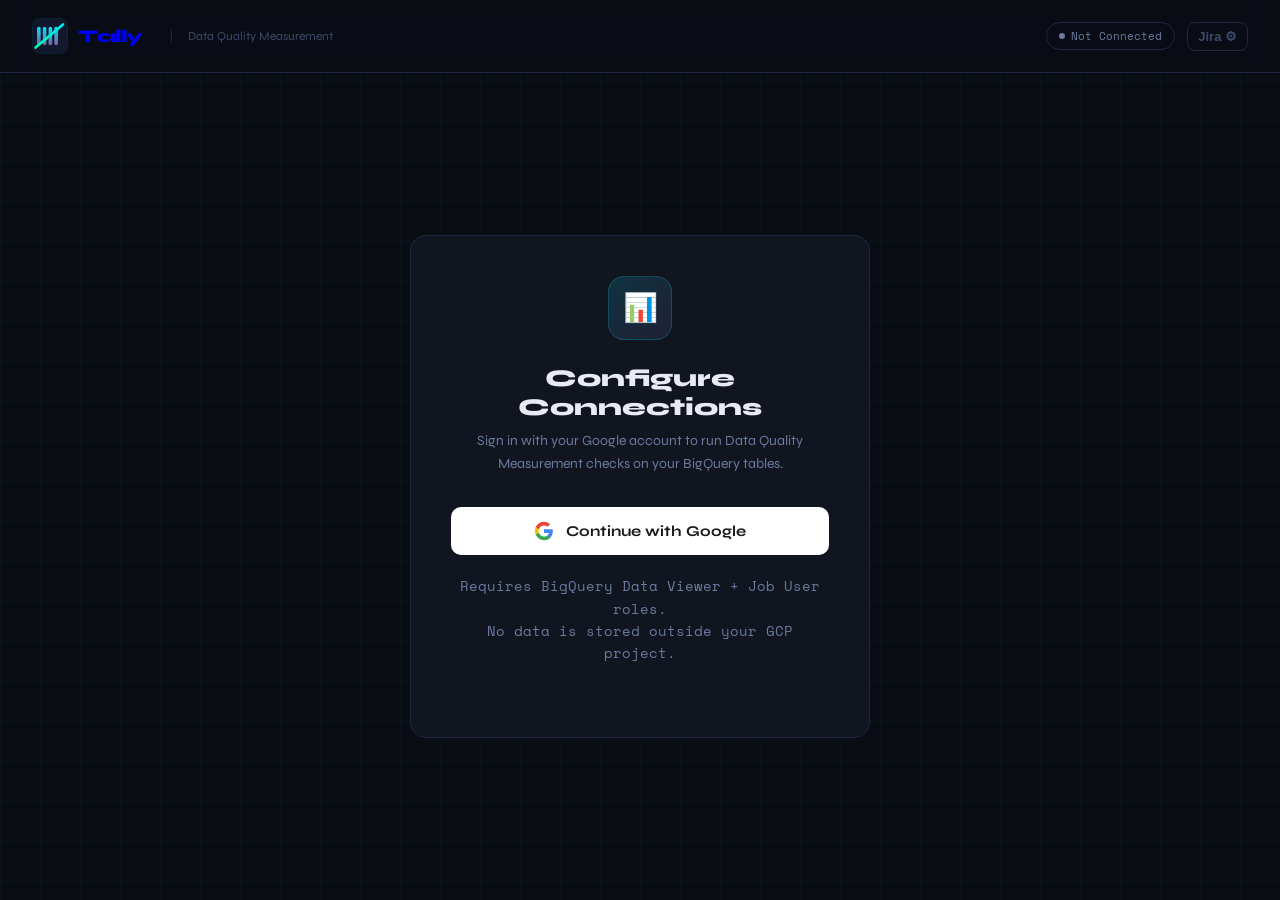
<file: data-recs-2.0/dqm.html>
<!DOCTYPE html>
<html lang="en">
<head>
  <meta charset="UTF-8"/>
  <meta name="viewport" content="width=device-width, initial-scale=1.0"/>
  <title>Tally — Data Quality Measurement</title>
  <link rel="stylesheet" href="src/styles.css"/>
  <link href="https://fonts.googleapis.com/css2?family=Space+Mono:ital,wght@0,400;0,700;1,400&family=Syne:wght@400;600;700;800&display=swap" rel="stylesheet"/>
</head>
<body>

  <!-- HEADER -->
  <header>
    <div class="logo">
      <a href="index.html" style="display:flex;align-items:center;gap:10px;text-decoration:none;">
        <img src="src/logo.svg" alt="Tally" style="width:36px;height:36px;border-radius:8px;display:block;flex-shrink:0;">
        <div class="logo-text">Tally</div>
      </a>
      <div style="margin-left:16px;font-size:12px;color:var(--text-muted);border-left:1px solid var(--border);padding-left:16px;">Data Quality Measurement</div>
    </div>
    <div class="header-right">
      <div class="status-pill" id="conn-status"><div class="dot"></div> Not Connected</div>

      <button id="jira-bell-btn" onclick="openBell()"
        style="display:none;position:relative;background:none;border:1px solid var(--border);border-radius:8px;padding:6px 10px;cursor:pointer;color:var(--text-muted);font-size:16px;align-items:center;gap:6px;">
        🎫
        <span id="jira-bell-badge"
          style="display:none;position:absolute;top:-6px;right:-6px;background:var(--accent3);color:#fff;font-size:9px;font-weight:700;width:16px;height:16px;border-radius:50%;align-items:center;justify-content:center;">!</span>
      </button>

      <button onclick="openJiraConfig()"
        style="background:none;border:1px solid var(--border);border-radius:8px;padding:6px 10px;cursor:pointer;color:var(--text-muted);font-size:13px;font-weight:600;">
        Jira ⚙
      </button>

      <div class="user-badge" id="user-badge" style="display:none">
        <div class="user-avatar" id="user-initials">?</div>
        <span id="user-name-display"></span>
        <button class="btn btn-sm btn-danger" onclick="signOut()">Sign Out</button>
      </div>
    </div>
  </header>

  <!-- JIRA CONFIG MODAL -->
  <div id="jira-config-modal"
    style="display:none;position:fixed;inset:0;z-index:1000;background:rgba(0,0,0,.7);backdrop-filter:blur(4px);align-items:center;justify-content:center;padding:20px;">
    <div style="background:var(--surface);border:1px solid var(--border);border-radius:16px;width:100%;max-width:520px;padding:32px;animation:fadeIn .2s ease;">
      <div style="display:flex;align-items:center;justify-content:space-between;margin-bottom:24px;">
        <div>
          <div style="font-size:18px;font-weight:800;color:var(--text);">🎫 Jira Configuration</div>
          <div style="font-size:12px;color:var(--text-muted);margin-top:3px;">Connect Tally to your Jira Cloud workspace</div>
        </div>
        <button class="btn btn-sm btn-secondary" onclick="closeJiraConfig()">✕</button>
      </div>
      <div class="form-group"><label>Workspace Domain</label>
        <input type="text" id="jira-domain" placeholder="yourorg.atlassian.net"/>
      </div>
      <div class="form-group"><label>Atlassian Email</label>
        <input type="email" id="jira-email" placeholder="you@company.com"/>
      </div>
      <div class="form-group"><label>API Token</label>
        <input type="password" id="jira-api-token" placeholder="Paste your API token"/>
      </div>
      <div class="form-group"><label>Project Key</label>
        <input type="text" id="jira-project-key" placeholder="e.g. TALLY" style="text-transform:uppercase;font-family:var(--mono);"/>
      </div>
      <div id="jira-test-result" style="font-size:12px;min-height:18px;margin-bottom:12px;"></div>
      <div class="btn-row">
        <button class="btn btn-primary" onclick="saveJiraConfig()">Save Configuration</button>
        <button id="btn-jira-test" class="btn btn-secondary" onclick="testJiraConnection()">Test Connection</button>
        <button class="btn btn-secondary" onclick="closeJiraConfig()">Cancel</button>
      </div>
    </div>
  </div>

  <!-- JIRA NOTIFICATION PANEL -->
  <div id="jira-notif-panel"
    style="display:none;position:fixed;inset:0;z-index:999;background:rgba(0,0,0,.6);backdrop-filter:blur(4px);align-items:flex-end;justify-content:center;padding:20px;">
    <div style="background:var(--surface);border:1px solid var(--border);border-top:2px solid var(--accent);border-radius:16px;width:100%;max-width:580px;padding:28px;animation:fadeIn .25s ease;max-height:80vh;overflow-y:auto;">
      <div id="jira-notif-content"></div>
    </div>
  </div>

  <!-- AUTH SCREEN -->
  <div id="auth-screen">
    <div class="auth-card">
      <div class="auth-icon">📊</div>
      <h2>Configure Connections</h2>
      <p>Sign in with your Google account to run Data Quality Measurement checks on your BigQuery tables.</p>
      <button class="btn-google" onclick="handleGoogleSignIn()">
        <svg class="google-logo" viewBox="0 0 24 24">
          <path fill="#4285F4" d="M22.56 12.25c0-.78-.07-1.53-.2-2.25H12v4.26h5.92c-.26 1.37-1.04 2.53-2.21 3.31v2.77h3.57c2.08-1.92 3.28-4.74 3.28-8.09z"/>
          <path fill="#34A853" d="M12 23c2.97 0 5.46-.98 7.28-2.66l-3.57-2.77c-.98.66-2.23 1.06-3.71 1.06-2.86 0-5.29-1.93-6.16-4.53H2.18v2.84C3.99 20.53 7.7 23 12 23z"/>
          <path fill="#FBBC05" d="M5.84 14.09c-.22-.66-.35-1.36-.35-2.09s.13-1.43.35-2.09V7.07H2.18C1.43 8.55 1 10.22 1 12s.43 3.45 1.18 4.93l2.85-2.22.81-.62z"/>
          <path fill="#EA4335" d="M12 5.38c1.62 0 3.06.56 4.21 1.64l3.15-3.15C17.45 2.09 14.97 1 12 1 7.7 1 3.99 3.47 2.18 7.07l3.66 2.84c.87-2.6 3.3-4.53 6.16-4.53z"/>
        </svg>
        Continue with Google
      </button>
      <p class="auth-note">Requires BigQuery Data Viewer + Job User roles.<br/>No data is stored outside your GCP project.</p>
    </div>
  </div>

  <!-- MAIN APP -->
  <div id="app">

    <!-- STEP NAV -->
    <div class="steps-nav">
      <div class="step-item active" onclick="dqmGo(1)"><div class="step-num">1</div> Configure</div>
      <div class="step-arrow">›</div>
      <div class="step-item disabled" onclick="dqmGo(2)"><div class="step-num">2</div> Define Query</div>
      <div class="step-arrow">›</div>
      <div class="step-item disabled" onclick="dqmGo(3)"><div class="step-num">3</div> Select PDEs</div>
      <div class="step-arrow">›</div>
      <div class="step-item disabled" onclick="dqmGo(4)"><div class="step-num">4</div> Define Rules</div>
      <div class="step-arrow">›</div>
      <div class="step-item disabled" onclick="dqmGo(5)"><div class="step-num">5</div> Run &amp; Results</div>
    </div>

    <!-- ── STEP 1: CONFIGURE ─────────────────────────────────────── -->
    <div class="panel active" id="dqm-step-1">
      <div class="panel-header">
        <h2>Configure</h2>
        <p>Set your BigQuery source table and run metadata. These values appear in the results output.</p>
      </div>

      <div style="display:grid;grid-template-columns:1fr 1fr;gap:20px;">

        <!-- BigQuery Connection -->
        <div class="card">
          <div class="card-title">☁️ BigQuery Connection</div>
          <div class="form-group">
            <label>GCP Project ID</label>
            <input type="text" id="dqm-project" placeholder="my-project-123" oninput="validateDQMStep1()"/>
          </div>
          <div class="form-group">
            <label>Dataset</label>
            <input type="text" id="dqm-dataset" placeholder="my_dataset" oninput="validateDQMStep1()"/>
          </div>
          <div class="form-group">
            <label>Table Name</label>
            <input type="text" id="dqm-table" placeholder="my_table" oninput="validateDQMStep1()"/>
          </div>
          <div class="form-group">
            <label>Location <span style="color:var(--text-muted);font-size:11px;">(optional)</span></label>
            <input type="text" id="dqm-location" placeholder="US"/>
          </div>
          <div class="btn-row" style="margin-top:4px;">
            <button class="btn btn-sm btn-secondary" onclick="testDQMConnection()">⚡ Test Connection</button>
          </div>
          <div id="dqm-conn-result" style="margin-top:10px;font-size:12px;min-height:18px;"></div>
        </div>

        <!-- Run Metadata -->
        <div class="card">
          <div class="card-title">🏷️ Run Metadata</div>
          <div class="alert alert-info" style="font-size:12px;margin-bottom:16px;">
            These values appear as static columns in every row of the results output — useful for tracking runs across months and systems.
          </div>
          <div class="form-group">
            <label>System Name</label>
            <input type="text" id="dqm-system-name" placeholder="e.g. CAMP UK PROD"/>
          </div>
          <div class="form-group">
            <label>Period Label <span style="color:var(--text-muted);font-size:11px;">(display only)</span></label>
            <input type="text" id="dqm-period" placeholder="e.g. April 2026"/>
          </div>
          <div class="form-group">
            <label>Execution Date</label>
            <input type="date" id="dqm-exec-date"/>
          </div>
        </div>
      </div>

      <div class="btn-row" style="margin-top:20px;">
        <button class="btn btn-primary" id="btn-dqm-next1" onclick="dqmGo(2)" disabled>
          Next: Define Query →
        </button>
      </div>
    </div>

    <!-- ── STEP 2: DEFINE QUERY ──────────────────────────────────── -->
    <div class="panel" id="dqm-step-2">
      <div class="panel-header">
        <h2>Define Query</h2>
        <p>Write the SELECT statement and optional WHERE filters. Records excluded by the WHERE clause are counted as <strong>Filtered</strong> in results.</p>
      </div>

      <!-- SELECT SQL -->
      <div class="card">
        <div class="card-title">SELECT Statement</div>
        <div class="alert alert-info" style="font-size:12px;margin-bottom:12px;">
          Write the full SELECT including FROM and any JOINs. Do <strong>not</strong> add a WHERE clause here — use the filter box below.
        </div>
        <div class="query-editor-wrap">
          <div class="query-toolbar">
            <span class="lang-badge">BigQuery SQL</span>
          </div>
          <textarea class="code" id="dqm-select-sql" style="min-height:120px;" spellcheck="false"
            placeholder="SELECT * FROM `project.dataset.table`"></textarea>
        </div>
      </div>

      <!-- WHERE Filters -->
      <div class="card">
        <div class="card-title">WHERE Filters <span style="font-size:11px;font-weight:400;color:var(--text-muted);">— optional, excludes records before DQ checks</span></div>
        <div class="query-editor-wrap">
          <div class="query-toolbar">
            <span class="lang-badge">WHERE clause only — no WHERE keyword</span>
          </div>
          <textarea class="code" id="dqm-where-sql" style="min-height:80px;" spellcheck="false"
            placeholder="e.g. processing_date = '2026-04-30' AND status != 'CANCELLED'"></textarea>
        </div>
        <div style="font-size:11px;color:var(--text-muted);margin-top:8px;">
          Tally will run <code>SELECT COUNT(*) FROM (your SELECT)</code> to get total records, then apply this WHERE clause and count evaluated records. The difference is your <strong>Filtered</strong> count.
        </div>
      </div>

      <!-- Optional JOIN -->
      <div class="card">
        <div style="display:flex;align-items:center;justify-content:space-between;">
          <div class="card-title" style="margin-bottom:0;">JOIN Another Table <span style="font-size:11px;font-weight:400;color:var(--text-muted);">— optional</span></div>
          <button id="btn-toggle-join" class="btn btn-sm btn-secondary" onclick="toggleJoinSection()">
            + Add JOIN to Another Table
          </button>
        </div>
        <div id="dqm-join-section" style="display:none;margin-top:16px;">
          <div style="display:grid;grid-template-columns:1fr auto;gap:12px;margin-bottom:12px;align-items:end;">
            <div class="form-group" style="margin-bottom:0;">
              <label>Join Table Name <span style="color:var(--text-muted);font-size:11px;">(same dataset)</span></label>
              <input type="text" id="dqm-join-table" placeholder="e.g. ref_accounts" style="font-family:var(--mono);font-size:12px;"/>
            </div>
            <div class="form-group" style="margin-bottom:0;">
              <label>Join Type</label>
              <select id="dqm-join-type">
                <option value="LEFT JOIN">LEFT JOIN</option>
                <option value="INNER JOIN">INNER JOIN</option>
                <option value="RIGHT JOIN">RIGHT JOIN</option>
              </select>
            </div>
          </div>
          <div class="form-group">
            <label>Join Condition (ON clause)</label>
            <input type="text" id="dqm-join-on" placeholder="e.g. t.account_id = j.account_id" style="font-family:var(--mono);font-size:12px;"/>
          </div>
          <div class="form-group" style="margin-bottom:0;">
            <label>Additional Filter on Joined Table <span style="color:var(--text-muted);font-size:11px;">(optional AND condition)</span></label>
            <input type="text" id="dqm-join-where" placeholder="e.g. j.status = 'ACTIVE'" style="font-family:var(--mono);font-size:12px;"/>
          </div>
        </div>
      </div>

      <div class="btn-row" style="margin-top:20px;">
        <button class="btn btn-primary" onclick="dqmGo(3)">Next: Select PDEs →</button>
        <button class="btn btn-secondary" onclick="dqmGo(1)">← Back</button>
      </div>
    </div>

    <!-- ── STEP 3: SELECT PDEs & GROUPING ────────────────────────── -->
    <div class="panel" id="dqm-step-3">
      <div class="panel-header">
        <h2>Select PDEs &amp; Grouping</h2>
        <p>Load table columns, choose which Physical Data Elements to check, and set the grouping column for results.</p>
      </div>

      <div style="display:grid;grid-template-columns:1fr 1fr;gap:20px;">

        <!-- Column selector -->
        <div class="card">
          <div style="display:flex;align-items:center;justify-content:space-between;margin-bottom:12px;">
            <div class="card-title" style="margin-bottom:0;">Physical Data Elements</div>
            <button class="btn btn-sm btn-secondary" onclick="loadDQMColumns()">⟳ Load Columns</button>
          </div>
          <div style="display:flex;gap:8px;margin-bottom:10px;">
            <button class="btn btn-sm btn-secondary" onclick="selectAllCols()">Select All</button>
            <button class="btn btn-sm btn-secondary" onclick="clearAllCols()">Clear All</button>
            <span id="dqm-pde-count" style="font-size:12px;color:var(--text-muted);align-self:center;margin-left:4px;">None selected</span>
          </div>
          <div id="dqm-col-list" style="max-height:320px;overflow-y:auto;border:1px solid var(--border);border-radius:8px;padding:8px;">
            <div style="font-size:12px;color:var(--text-muted);padding:8px;">Click ⟳ Load Columns to fetch from BigQuery.</div>
          </div>
        </div>

        <!-- Grouping & Metadata -->
        <div class="card">
          <div class="card-title">Results Grouping</div>
          <div class="form-group">
            <label>Group Results By</label>
            <select id="dqm-group-col" onchange="onGroupColChange()">
              <option value="">— load columns first —</option>
            </select>
            <div style="font-size:11px;color:var(--text-muted);margin-top:5px;">
              Results will show one row per (group value × PDE). Typically your Line of Business column.
            </div>
          </div>

          <div style="margin-top:20px;">
            <div class="card-title">Static Output Columns</div>
            <div style="font-size:12px;color:var(--text-muted);margin-bottom:12px;">
              These appear as fixed columns on every result row — useful for filtering in Qlik / reports.
            </div>
            <div class="form-group">
              <label>System Name</label>
              <input type="text" id="dqm-out-system" placeholder="e.g. CAMP UK PROD"
                oninput="setVal('dqm-system-name',this.value)"/>
            </div>
            <div class="form-group">
              <label>Period</label>
              <input type="text" id="dqm-out-period" placeholder="e.g. April 2026"
                oninput="setVal('dqm-period',this.value)"/>
            </div>
            <div class="form-group" style="margin-bottom:0;">
              <label>Execution Date</label>
              <input type="date" id="dqm-out-date"
                oninput="setVal('dqm-exec-date',this.value)"/>
            </div>
          </div>
        </div>
      </div>

      <div class="btn-row" style="margin-top:20px;">
        <button class="btn btn-primary" id="btn-dqm-next3" onclick="dqmGo(4)" disabled>
          Next: Define Rules →
        </button>
        <button class="btn btn-secondary" onclick="dqmGo(2)">← Back</button>
      </div>
    </div>

    <!-- ── STEP 4: DEFINE RULES ──────────────────────────────────── -->
    <div class="panel" id="dqm-step-4">
      <div class="panel-header">
        <h2>Define Rules</h2>
        <p>Configure data quality rules for each selected PDE. Rules cascade — Conformity runs on Completeness pass, Specificity on Conformity pass, Reference on Specificity pass.</p>
      </div>

      <!-- Rule legend -->
      <div style="display:flex;gap:12px;flex-wrap:wrap;margin-bottom:20px;">
        <div style="display:flex;align-items:center;gap:6px;font-size:12px;">
          <div style="width:10px;height:10px;border-radius:50%;background:var(--green);"></div>
          <span style="color:var(--green);font-weight:700;">Completeness</span>
          <span style="color:var(--text-muted);">— always applied</span>
        </div>
        <div style="display:flex;align-items:center;gap:6px;font-size:12px;">
          <div style="width:10px;height:10px;border-radius:50%;background:var(--cyan);"></div>
          <span style="color:var(--cyan);font-weight:700;">Conformity</span>
          <span style="color:var(--text-muted);">— on completeness pass</span>
        </div>
        <div style="display:flex;align-items:center;gap:6px;font-size:12px;">
          <div style="width:10px;height:10px;border-radius:50%;background:var(--yellow);"></div>
          <span style="color:var(--yellow);font-weight:700;">Specificity</span>
          <span style="color:var(--text-muted);">— on conformity pass</span>
        </div>
        <div style="display:flex;align-items:center;gap:6px;font-size:12px;">
          <div style="width:10px;height:10px;border-radius:50%;background:var(--accent2);"></div>
          <span style="color:var(--accent2);font-weight:700;">Reference</span>
          <span style="color:var(--text-muted);">— on specificity pass</span>
        </div>
      </div>

      <div id="dqm-rule-cards">
        <div class="empty"><div class="icon">⚙️</div>Go back to Step 3 and select PDEs first.</div>
      </div>

      <div class="btn-row" style="margin-top:20px;">
        <button class="btn btn-primary" onclick="dqmGo(5)">Next: Run &amp; Results →</button>
        <button class="btn btn-secondary" onclick="dqmGo(3)">← Back</button>
      </div>
    </div>

    <!-- ── STEP 5: RUN & RESULTS ─────────────────────────────────── -->
    <div class="panel" id="dqm-step-5">
      <div class="panel-header">
        <h2>Run &amp; Results</h2>
        <p>Execute all DQ checks. One BigQuery query runs per PDE — results are combined into a single summary table.</p>
      </div>

      <div class="card" style="margin-bottom:20px;">
        <div class="card-title">Execution</div>
        <div style="font-size:13px;color:var(--text-muted);margin-bottom:16px;line-height:1.7;">
          Tally will run:
          <strong style="color:var(--text);">2 + N queries</strong> —
          1 for total count, 1 for evaluated count, then one per PDE for rule checks.
          Large tables may take a few minutes.
        </div>
        <div class="btn-row">
          <button id="btn-run-dqm" class="btn btn-primary" onclick="runDQM()">▶ Run DQM</button>
          <button class="btn btn-secondary" onclick="dqmGo(4)">← Back to Rules</button>
        </div>
        <div id="dqm-run-status" style="margin-top:12px;"></div>
      </div>

      <div id="dqm-results-wrap">
        <div class="empty"><div class="icon">📊</div>Click Run DQM to execute all checks.</div>
      </div>

      <!-- JIRA + AGENT SECTION — appears after results run -->
      <div id="dqm-jira-section" style="display:none;margin-top:24px;">
        <div class="card" style="border-color:rgba(0,229,255,0.2);">
          <div class="card-title" style="display:flex;align-items:center;gap:10px;">
            🎫 Raise Jira Ticket
            <span style="font-size:11px;font-weight:400;color:var(--text-muted);">— notify the data team of DQ exceptions</span>
          </div>
          <p style="font-size:13px;color:var(--text-muted);margin-bottom:16px;line-height:1.7;">
            Create a Jira ticket with the DQ summary. The data team can review and reply with explanations
            or remediation actions. The AI agent reads their replies and provides recommendations.
          </p>
          <div class="btn-row">
            <button id="btn-create-dqm-jira" class="btn btn-primary" onclick="createDQMJiraTicket()">🎫 Create Jira Ticket</button>
            <button class="btn btn-secondary" onclick="openJiraConfig()">⚙ Jira Settings</button>
          </div>

          <div style="margin-top:16px;padding:14px 16px;background:rgba(179,136,255,0.06);border:1px solid rgba(179,136,255,0.2);border-radius:8px;display:flex;align-items:flex-start;gap:10px;">
            <span style="font-size:18px;flex-shrink:0;">🤖</span>
            <div>
              <div style="font-size:11px;font-weight:700;letter-spacing:1.5px;text-transform:uppercase;color:var(--accent2);margin-bottom:5px;">AI Agent</div>
              <p style="font-size:12px;color:var(--text-muted);line-height:1.8;margin:0;">
                Once the team replies on Jira, click <strong style="color:var(--text);">Ask Agent</strong> on the ticket card.
                Claude will read the comments and provide a <strong style="color:var(--text);">data quality assessment</strong>
                with root cause analysis and remediation recommendations.
              </p>
            </div>
          </div>

          <div id="dqm-ticket-wrap" style="display:none;margin-top:16px;"></div>
        </div>
      </div>

    </div>

  </div><!-- /app -->

  <script src="https://accounts.google.com/gsi/client" async defer></script>
  <script src="src/auth.js"></script>
  <script src="src/bigquery.js"></script>
  <script src="src/jira.js"></script>
  <script src="src/dqm.js"></script>

  <script>
    // Set today's date on load
    window.addEventListener('load', () => {
      const today = new Date().toISOString().split('T')[0];
      const d1 = document.getElementById('dqm-exec-date');
      const d2 = document.getElementById('dqm-out-date');
      if (d1 && !d1.value) d1.value = today;
      if (d2 && !d2.value) d2.value = today;
    });
  </script>

</body>
</html>
</file>
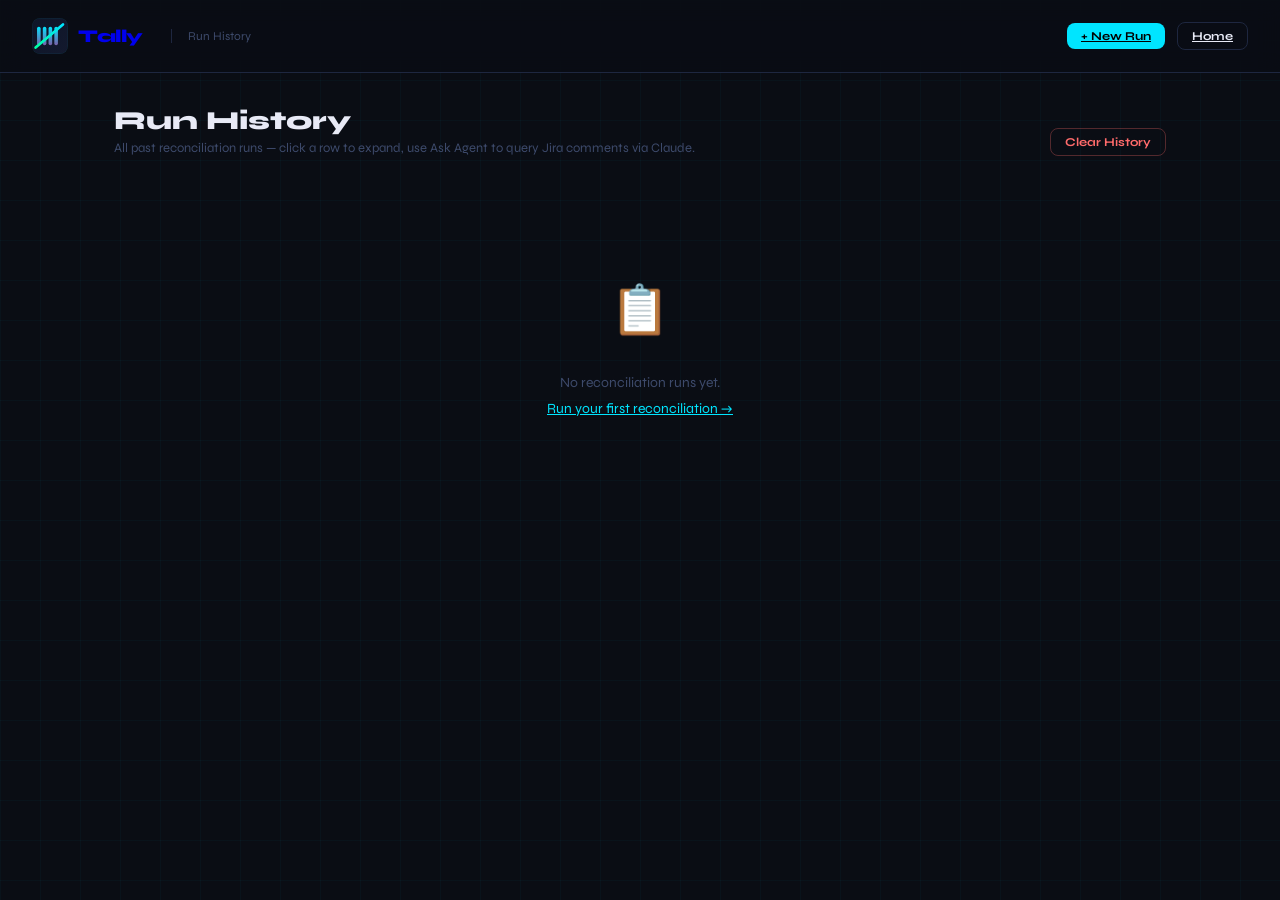
<file: data-recs-2.0/history.html>
<!DOCTYPE html>
<html lang="en">
<head>
  <meta charset="UTF-8"/>
  <meta name="viewport" content="width=device-width, initial-scale=1.0"/>
  <title>Tally — Run History</title>
  <link rel="stylesheet" href="src/styles.css"/>
  <link href="https://fonts.googleapis.com/css2?family=Space+Mono:ital,wght@0,400;0,700;1,400&family=Syne:wght@400;600;700;800&display=swap" rel="stylesheet"/>
  <style>
    .hist-wrap   { max-width: 1100px; margin: 0 auto; padding: 32px 24px 80px; position: relative; z-index: 5; }
    .hist-header { margin-bottom: 32px; display: flex; align-items: flex-end; justify-content: space-between; gap: 16px; flex-wrap: wrap; }
    .hist-header h1 { font-size: 26px; font-weight: 800; }
    .hist-header p  { font-size: 13px; color: var(--text-muted); margin-top: 4px; }

    /* Run card */
    .run-card {
      background: var(--surface);
      border: 1px solid var(--border);
      border-radius: 12px;
      margin-bottom: 16px;
      overflow: hidden;
      transition: border-color .2s;
    }
    .run-card:hover { border-color: rgba(0,229,255,.25); }

    .run-header {
      display: flex; align-items: center; gap: 16px;
      padding: 18px 22px;
      cursor: pointer;
      user-select: none;
    }
    .run-date {
      font-family: var(--mono); font-size: 12px; font-weight: 700;
      color: var(--accent); white-space: nowrap;
    }
    .run-label { flex: 1; font-size: 13px; color: var(--text); font-weight: 600; }
    .run-label span { color: var(--text-muted); font-weight: 400; }

    .run-stats { display: flex; align-items: center; gap: 10px; flex-wrap: wrap; }
    .run-stat  {
      font-family: var(--mono); font-size: 11px;
      padding: 3px 9px; border-radius: 20px;
      border: 1px solid var(--border);
    }
    .stat-green  { border-color: rgba(0,255,163,.3); color: var(--green); }
    .stat-red    { border-color: rgba(255,107,107,.3); color: var(--accent3); }
    .stat-blue   { border-color: rgba(0,229,255,.2);  color: var(--accent); }
    .stat-purple { border-color: rgba(179,136,255,.3); color: var(--accent2); }

    .run-chevron { color: var(--text-muted); font-size: 14px; transition: transform .2s; }
    .run-card.open .run-chevron { transform: rotate(90deg); }

    /* Run detail */
    .run-detail {
      display: none;
      border-top: 1px solid var(--border);
      padding: 20px 22px;
    }
    .run-card.open .run-detail { display: block; }

    .detail-grid { display: grid; grid-template-columns: repeat(4,1fr); gap: 12px; margin-bottom: 18px; }
    .detail-stat {
      background: var(--surface2); border: 1px solid var(--border);
      border-radius: 8px; padding: 14px 16px; text-align: center;
    }
    .detail-stat .ds-val  { font-size: 22px; font-weight: 800; margin-bottom: 3px; }
    .detail-stat .ds-lbl  { font-size: 11px; color: var(--text-muted); }

    .detail-row  { display: flex; gap: 12px; flex-wrap: wrap; margin-bottom: 14px; }
    .detail-item { font-size: 12px; color: var(--text-muted); }
    .detail-item strong { color: var(--text); font-weight: 600; }

    .jira-link {
      display: inline-flex; align-items: center; gap: 6px;
      padding: 5px 12px;
      background: rgba(0,229,255,.06); border: 1px solid rgba(0,229,255,.2);
      border-radius: 6px; color: var(--accent); font-size: 12px; font-weight: 700;
      text-decoration: none;
    }
    .jira-link:hover { background: rgba(0,229,255,.12); }

    /* Agent modal */
    #agent-modal {
      display: none; position: fixed; inset: 0; z-index: 1000;
      background: rgba(0,0,0,.7); backdrop-filter: blur(4px);
      align-items: flex-end; justify-content: center; padding: 20px;
    }
    #agent-modal-inner {
      background: var(--surface); border: 1px solid var(--border);
      border-top: 2px solid var(--accent2);
      border-radius: 16px; width: 100%; max-width: 620px;
      padding: 28px; max-height: 80vh; overflow-y: auto;
      animation: fadeIn .25s ease;
    }

    .empty-hist {
      text-align: center; padding: 80px 20px;
      color: var(--text-muted); font-size: 14px; line-height: 1.8;
    }
    .empty-hist .icon { font-size: 48px; margin-bottom: 16px; }

    @media (max-width: 700px) {
      .detail-grid { grid-template-columns: repeat(2,1fr); }
      .run-stats   { display: none; }
    }
  </style>
</head>
<body>

  <!-- HEADER -->
  <header>
    <div class="logo">
      <a href="index.html" style="display:flex;align-items:center;gap:10px;text-decoration:none;">
        <img src="src/logo.svg" alt="Tally" style="width:36px;height:36px;border-radius:8px;display:block;flex-shrink:0;">
        <div class="logo-text">Tally</div>
      </a>
      <div style="margin-left:16px;font-size:12px;color:var(--text-muted);border-left:1px solid var(--border);padding-left:16px;">Run History</div>
    </div>
    <div class="header-right">
      <a href="data-recs.html" class="btn btn-primary btn-sm">+ New Run</a>
      <a href="index.html" class="btn btn-secondary btn-sm">Home</a>
    </div>
  </header>

  <!-- AGENT MODAL -->
  <div id="agent-modal">
    <div id="agent-modal-inner">
      <div id="agent-modal-content"></div>
    </div>
  </div>

  <div class="hist-wrap">

    <div class="hist-header">
      <div>
        <h1>Run History</h1>
        <p>All past reconciliation runs — click a row to expand, use Ask Agent to query Jira comments via Claude.</p>
      </div>
      <button onclick="clearHistory()" class="btn btn-secondary btn-sm"
        style="color:var(--accent3);border-color:rgba(255,107,107,.3);">Clear History</button>
    </div>

    <div id="history-list"></div>

  </div>

  <script src="src/styles.css" type="text/css"></script>
  <script>

    /* ── LOAD & RENDER ────────────────────────────────────────── */

    function getHistory() {
      try { return JSON.parse(localStorage.getItem('tally_run_history') || '[]'); }
      catch (_) { return []; }
    }

    function render() {
      const list    = document.getElementById('history-list');
      const history = getHistory();

      if (!history.length) {
        list.innerHTML = `
          <div class="empty-hist">
            <div class="icon">📋</div>
            No reconciliation runs yet.<br/>
            <a href="data-recs.html" style="color:var(--accent);">Run your first reconciliation →</a>
          </div>`;
        return;
      }

      list.innerHTML = history.map(run => {
        const matchClass  = parseFloat(run.matchRate) >= 95 ? 'stat-green' : parseFloat(run.matchRate) >= 80 ? 'stat-blue' : 'stat-red';
        const srcLabel    = run.srcDesc || `${run.srcProject}.${run.srcDataset}.${run.srcTable}`;
        const tgtLabel    = run.tgtDesc || `${run.tgtProject}.${run.tgtDataset}.${run.tgtTable}`;
        const ticketHtml  = run.jiraTicket
          ? `<a href="${esc(run.jiraTicket.url)}" target="_blank" class="jira-link">🎫 ${esc(run.jiraTicket.key)} ↗</a>`
          : `<span style="font-size:12px;color:var(--text-muted);">No ticket raised</span>`;
        const agentBtnHtml = run.jiraTicket
          ? `<button class="btn btn-sm" onclick="askAgent(${run.id})"
               style="background:linear-gradient(135deg,rgba(179,136,255,.15),rgba(0,229,255,.1));border:1px solid rgba(179,136,255,.4);color:var(--text);font-weight:700;cursor:pointer;">
               🤖 Ask Agent
             </button>`
          : '';

        return `
          <div class="run-card" id="run-${run.id}">
            <div class="run-header" onclick="toggleRun(${run.id})">
              <div class="run-date">${esc(run.date)}</div>
              <div class="run-label">${esc(srcLabel)} <span>→ ${esc(tgtLabel)}</span></div>
              <div class="run-stats">
                <span class="run-stat stat-blue">${Number(run.srcCount).toLocaleString()} src</span>
                <span class="run-stat stat-green">${Number(run.matchedCount).toLocaleString()} matched</span>
                <span class="run-stat stat-red">${Number(run.unmatchedCount).toLocaleString()} exceptions</span>
                <span class="run-stat ${matchClass}">${run.matchRate}%</span>
                ${run.jiraTicket ? `<span class="run-stat stat-purple">🎫 ${esc(run.jiraTicket.key)}</span>` : ''}
              </div>
              <span class="run-chevron">›</span>
            </div>
            <div class="run-detail">
              <div class="detail-grid">
                <div class="detail-stat">
                  <div class="ds-val" style="color:var(--accent);">${Number(run.srcCount).toLocaleString()}</div>
                  <div class="ds-lbl">Source Records</div>
                </div>
                <div class="detail-stat">
                  <div class="ds-val" style="color:var(--green);">${Number(run.matchedCount).toLocaleString()}</div>
                  <div class="ds-lbl">Matched</div>
                </div>
                <div class="detail-stat">
                  <div class="ds-val" style="color:var(--accent3);">${Number(run.unmatchedCount).toLocaleString()}</div>
                  <div class="ds-lbl">Exceptions</div>
                </div>
                <div class="detail-stat">
                  <div class="ds-val" style="color:${parseFloat(run.matchRate)>=95?'var(--green)':parseFloat(run.matchRate)>=80?'var(--accent)':'var(--accent3)'};">${run.matchRate}%</div>
                  <div class="ds-lbl">Match Rate</div>
                </div>
              </div>

              <div class="detail-row">
                <div class="detail-item"><strong>Source:</strong> ${esc(run.srcProject)}.${esc(run.srcDataset)}.${esc(run.srcTable)}</div>
                <div class="detail-item"><strong>Target:</strong> ${esc(run.tgtProject)}.${esc(run.tgtDataset)}.${esc(run.tgtTable)}</div>
              </div>
              ${run.exceptionsTable ? `
              <div class="detail-row">
                <div class="detail-item"><strong>Exceptions table:</strong> ${esc(run.exceptionsTable)}</div>
              </div>` : ''}

              <div style="display:flex;align-items:center;gap:12px;margin-top:8px;flex-wrap:wrap;">
                ${ticketHtml}
                ${agentBtnHtml}
              </div>
            </div>
          </div>`;
      }).join('');
    }

    function toggleRun(id) {
      document.getElementById('run-' + id)?.classList.toggle('open');
    }

    function clearHistory() {
      if (!confirm('Clear all run history? This cannot be undone.')) return;
      localStorage.removeItem('tally_run_history');
      render();
    }

    function esc(str) {
      return String(str || '').replace(/&/g,'&amp;').replace(/</g,'&lt;').replace(/>/g,'&gt;').replace(/"/g,'&quot;');
    }

    /* ── ASK AGENT ────────────────────────────────────────────── */

    async function askAgent(runId) {
      const history = getHistory();
      const run     = history.find(r => r.id === runId);
      if (!run?.jiraTicket) return;

      const jiraConf = JSON.parse(localStorage.getItem('tally_jira_config') || '{}');
      if (!jiraConf.domain) {
        showModal(`<p style="color:var(--accent3);">Jira not configured. Open data-recs.html and configure Jira first.</p>
          <div class="btn-row"><button class="btn btn-secondary btn-sm" onclick="closeModal()">Close</button></div>`);
        return;
      }

      showModal(`
        <div style="display:flex;align-items:center;gap:10px;margin-bottom:16px;">
          <span style="font-size:20px;">🤖</span>
          <div>
            <div style="font-weight:700;font-size:15px;color:var(--text);">Agent — ${esc(run.jiraTicket.key)}</div>
            <div style="font-size:11px;color:var(--text-muted);">Reading Jira comments…</div>
          </div>
          <button onclick="closeModal()" class="btn btn-secondary btn-sm" style="margin-left:auto;">✕</button>
        </div>
        <div id="agent-loading" style="color:var(--text-muted);font-size:13px;padding:20px 0;text-align:center;">
          ⏳ Fetching comments from ${esc(run.jiraTicket.key)}…
        </div>`);

      const auth    = 'Basic ' + btoa(`${jiraConf.email}:${jiraConf.apiToken}`);
      const headers = {
        'Authorization': auth,
        'X-Jira-Domain': jiraConf.domain,
        'X-Jira-Auth':   auth,
        'Content-Type':  'application/json',
        'Accept':        'application/json',
      };

      try {
        // Fetch comments
        const resp = await fetch(
          `http://localhost:9000/jira-proxy/rest/api/3/issue/${run.jiraTicket.key}/comment?orderBy=created`,
          { headers }
        );
        if (!resp.ok) throw new Error(`Jira error: HTTP ${resp.status}`);

        const data     = await resp.json();
        const comments = data.comments || [];

        if (!comments.length) {
          updateModal(`
            <div style="display:flex;align-items:center;gap:10px;margin-bottom:16px;">
              <span style="font-size:20px;">🎫</span>
              <div style="font-weight:700;font-size:15px;color:var(--text);">${esc(run.jiraTicket.key)}</div>
              <button onclick="closeModal()" class="btn btn-secondary btn-sm" style="margin-left:auto;">✕</button>
            </div>
            <div class="alert alert-info">No comments on this ticket yet.</div>`);
          return;
        }

        // Build plain text
        const commentText = comments.map(c => {
          const author = c.author?.displayName || 'Unknown';
          const text   = extractADFText(c.body);
          const date   = new Date(c.created).toLocaleString();
          return `[${date}] ${author}:\n${text}`;
        }).join('\n\n');

        updateModal(`
          <div style="display:flex;align-items:center;gap:10px;margin-bottom:16px;">
            <span style="font-size:20px;">🤖</span>
            <div>
              <div style="font-weight:700;font-size:15px;color:var(--text);">Agent — ${esc(run.jiraTicket.key)}</div>
              <div style="font-size:11px;color:var(--text-muted);">${comments.length} comment(s) — asking Claude…</div>
            </div>
            <button onclick="closeModal()" class="btn btn-secondary btn-sm" style="margin-left:auto;">✕</button>
          </div>
          <div id="agent-loading" style="color:var(--text-muted);font-size:13px;padding:20px 0;text-align:center;">⏳ Asking Claude…</div>`);

        // Send to Claude
        const agentResp = await fetch('http://localhost:9000/agent', {
          method:  'POST',
          headers: { 'Content-Type': 'application/json' },
          body:    JSON.stringify({ comments: commentText, matchKey: 'match_key' }),
        });
        if (!agentResp.ok) {
          const errBody = await agentResp.json().catch(() => ({}));
          const msg = typeof errBody.error === 'string' ? errBody.error : `HTTP ${agentResp.status}`;
          throw new Error(msg);
        }

        const result = await agentResp.json();
        renderAgentModal(run, result, commentText, comments.length);

      } catch (e) {
        updateModal(`
          <div style="display:flex;align-items:center;justify-content:space-between;margin-bottom:16px;">
            <div style="font-weight:700;color:var(--text);">Agent Error</div>
            <button onclick="closeModal()" class="btn btn-secondary btn-sm">✕</button>
          </div>
          <div class="alert alert-error">❌ ${esc(e.message)}</div>`);
      }
    }

    function renderAgentModal(run, result, commentText, commentCount) {
      const excHtml = result.hasExclusion && result.sqlClause ? `
        <div style="margin-top:14px;padding:14px 16px;background:rgba(0,255,163,.04);border:1px solid rgba(0,255,163,.25);border-radius:8px;">
          <div style="font-size:10px;font-weight:700;letter-spacing:1.5px;text-transform:uppercase;color:var(--green);margin-bottom:8px;">Proposed SQL Exclusion</div>
          <div style="font-family:var(--mono);font-size:11px;color:var(--green);background:var(--bg);padding:8px 10px;border-radius:6px;white-space:pre-wrap;">${esc(result.sqlClause)}</div>
          <div style="font-size:11px;color:var(--text-muted);margin-top:8px;">To apply this exclusion, open the active reconciliation run in <a href="data-recs.html" style="color:var(--accent);">data-recs.html</a> and use the Ask Agent button on the Jira ticket card.</div>
        </div>` : '';

      updateModal(`
        <div style="display:flex;align-items:center;gap:10px;margin-bottom:16px;">
          <span style="font-size:20px;">🤖</span>
          <div>
            <div style="font-weight:700;font-size:15px;color:var(--text);">Agent — <a href="${esc(run.jiraTicket.url)}" target="_blank" style="color:var(--accent);">${esc(run.jiraTicket.key)} ↗</a></div>
            <div style="font-size:11px;color:var(--text-muted);">${commentCount} comment(s) · Run ${esc(run.date)}</div>
          </div>
          <button onclick="closeModal()" class="btn btn-secondary btn-sm" style="margin-left:auto;">✕</button>
        </div>
        <div style="padding:14px 16px;background:var(--surface2);border:1px solid var(--border);border-radius:8px;margin-bottom:0;">
          <div style="font-size:10px;font-weight:700;letter-spacing:1.5px;text-transform:uppercase;color:var(--accent2);margin-bottom:8px;">Claude Analysis</div>
          <p style="font-size:13px;color:var(--text);line-height:1.75;margin:0;">${esc(result.explanation || 'No specific action detected in the comments.')}</p>
        </div>
        ${excHtml}
        <div style="margin-top:14px;">
          <div style="font-size:10px;font-weight:700;letter-spacing:1.5px;text-transform:uppercase;color:var(--text-muted);margin-bottom:8px;">Raw Comments</div>
          <div style="font-family:var(--mono);font-size:11px;color:var(--text-muted);background:var(--bg);padding:10px 12px;border-radius:6px;max-height:140px;overflow-y:auto;white-space:pre-wrap;">${esc(commentText)}</div>
        </div>
        <div class="btn-row" style="margin-top:16px;">
          <button onclick="closeModal()" class="btn btn-secondary btn-sm">Close</button>
        </div>`);
    }

    /* ── ADF TEXT EXTRACTOR ───────────────────────────────────── */
    function extractADFText(adf) {
      // Handle plain string bodies
      if (typeof adf === 'string') return adf.trim();
      if (!adf) return '';
      // Recurse through ADF nodes
      function walk(node) {
        if (!node) return '';
        if (node.type === 'text') return node.text || '';
        if (node.type === 'hardBreak' || node.type === 'rule') return '\n';
        if (Array.isArray(node.content)) return node.content.map(walk).join('');
        if (Array.isArray(node)) return node.map(walk).join('');
        return '';
      }
      const text = walk(adf).replace(/\s+/g, ' ').trim();
      // Last resort: stringify the whole body if extraction yields nothing
      return text || JSON.stringify(adf);
    }

    /* ── MODAL HELPERS ────────────────────────────────────────── */
    function showModal(html) {
      document.getElementById('agent-modal-content').innerHTML = html;
      document.getElementById('agent-modal').style.display = 'flex';
    }
    function updateModal(html) {
      document.getElementById('agent-modal-content').innerHTML = html;
    }
    function closeModal() {
      document.getElementById('agent-modal').style.display = 'none';
    }
    document.getElementById('agent-modal').addEventListener('click', e => {
      if (e.target === document.getElementById('agent-modal')) closeModal();
    });

    render();
  </script>
</body>
</html>
</file>
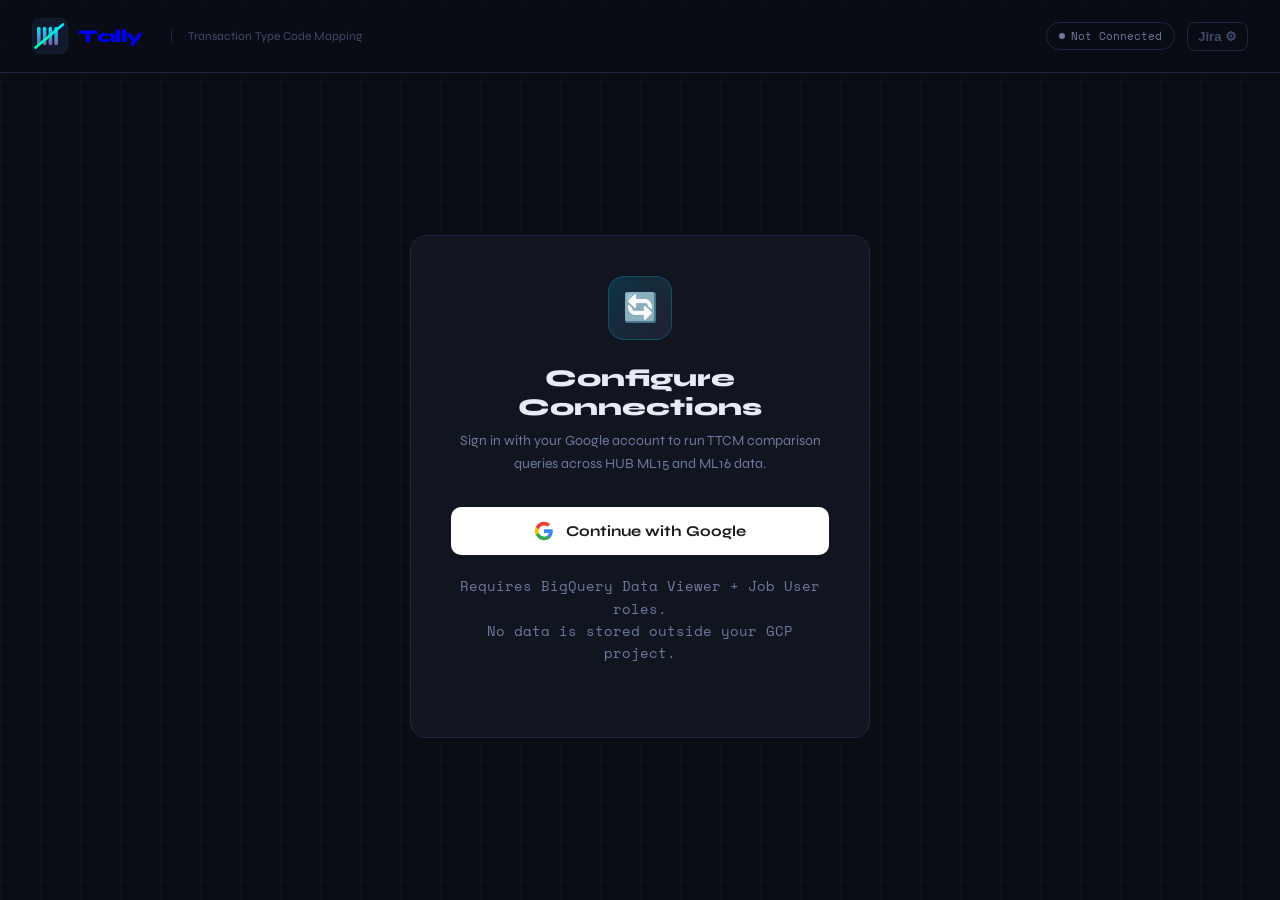
<file: data-recs-2.0/ttcm.html>
<!DOCTYPE html>
<html lang="en">
<head>
  <meta charset="UTF-8"/>
  <meta name="viewport" content="width=device-width, initial-scale=1.0"/>
  <title>Tally — TTCM</title>
  <link rel="stylesheet" href="src/styles.css"/>
  <link href="https://fonts.googleapis.com/css2?family=Space+Mono:ital,wght@0,400;0,700;1,400&family=Syne:wght@400;600;700;800&display=swap" rel="stylesheet"/>
</head>
<body>

  <!-- HEADER -->
  <header>
    <div class="logo">
      <a href="index.html" style="display:flex;align-items:center;gap:10px;text-decoration:none;">
        <img src="src/logo.svg" alt="Tally" style="width:36px;height:36px;border-radius:8px;display:block;flex-shrink:0;">
        <div class="logo-text">Tally</div>
      </a>
      <div style="margin-left:16px;font-size:12px;color:var(--text-muted);border-left:1px solid var(--border);padding-left:16px;">Transaction Type Code Mapping</div>
    </div>
    <div class="header-right">
      <div class="status-pill" id="conn-status"><div class="dot"></div> Not Connected</div>

      <button id="jira-bell-btn" onclick="openBell()"
        style="display:none;position:relative;background:none;border:1px solid var(--border);border-radius:8px;padding:6px 10px;cursor:pointer;color:var(--text-muted);font-size:16px;align-items:center;gap:6px;">
        🎫
        <span id="jira-bell-badge"
          style="display:none;position:absolute;top:-6px;right:-6px;background:var(--accent3);color:#fff;font-size:9px;font-weight:700;width:16px;height:16px;border-radius:50%;align-items:center;justify-content:center;">!</span>
      </button>

      <button onclick="openJiraConfig()"
        style="background:none;border:1px solid var(--border);border-radius:8px;padding:6px 10px;cursor:pointer;color:var(--text-muted);font-size:13px;font-weight:600;">
        Jira ⚙
      </button>

      <div class="user-badge" id="user-badge" style="display:none">
        <div class="user-avatar" id="user-initials">?</div>
        <span id="user-name-display"></span>
        <button class="btn btn-sm btn-danger" onclick="signOut()">Sign Out</button>
      </div>
    </div>
  </header>

  <!-- JIRA CONFIG MODAL -->
  <div id="jira-config-modal"
    style="display:none;position:fixed;inset:0;z-index:1000;background:rgba(0,0,0,.7);backdrop-filter:blur(4px);align-items:center;justify-content:center;padding:20px;">
    <div style="background:var(--surface);border:1px solid var(--border);border-radius:16px;width:100%;max-width:520px;padding:32px;animation:fadeIn .2s ease;">
      <div style="display:flex;align-items:center;justify-content:space-between;margin-bottom:24px;">
        <div>
          <div style="font-size:18px;font-weight:800;color:var(--text);">🎫 Jira Configuration</div>
          <div style="font-size:12px;color:var(--text-muted);margin-top:3px;">Connect Tally to your Jira Cloud workspace</div>
        </div>
        <button class="btn btn-sm btn-secondary" onclick="closeJiraConfig()">✕</button>
      </div>
      <div class="form-group"><label>Workspace Domain</label>
        <input type="text" id="jira-domain" placeholder="yourorg.atlassian.net"/>
      </div>
      <div class="form-group"><label>Atlassian Email</label>
        <input type="email" id="jira-email" placeholder="you@company.com"/>
      </div>
      <div class="form-group"><label>API Token</label>
        <input type="password" id="jira-api-token" placeholder="Paste your API token"/>
      </div>
      <div class="form-group"><label>Project Key</label>
        <input type="text" id="jira-project-key" placeholder="e.g. TALLY" style="text-transform:uppercase;font-family:var(--mono);"/>
      </div>
      <div id="jira-test-result" style="font-size:12px;min-height:18px;margin-bottom:12px;"></div>
      <div class="btn-row">
        <button class="btn btn-primary" onclick="saveJiraConfig()">Save Configuration</button>
        <button id="btn-jira-test" class="btn btn-secondary" onclick="testJiraConnection()">Test Connection</button>
        <button class="btn btn-secondary" onclick="closeJiraConfig()">Cancel</button>
      </div>
    </div>
  </div>

  <!-- JIRA NOTIFICATION PANEL -->
  <div id="jira-notif-panel"
    style="display:none;position:fixed;inset:0;z-index:999;background:rgba(0,0,0,.6);backdrop-filter:blur(4px);align-items:flex-end;justify-content:center;padding:20px;">
    <div style="background:var(--surface);border:1px solid var(--border);border-top:2px solid var(--accent);border-radius:16px;width:100%;max-width:580px;padding:28px;animation:fadeIn .25s ease;max-height:80vh;overflow-y:auto;">
      <div id="jira-notif-content"></div>
    </div>
  </div>

  <!-- AUTH SCREEN -->
  <div id="auth-screen">
    <div class="auth-card">
      <div class="auth-icon">🔄</div>
      <h2>Configure Connections</h2>
      <p>Sign in with your Google account to run TTCM comparison queries across HUB ML15 and ML16 data.</p>
      <button class="btn-google" onclick="handleGoogleSignIn()">
        <svg class="google-logo" viewBox="0 0 24 24">
          <path fill="#4285F4" d="M22.56 12.25c0-.78-.07-1.53-.2-2.25H12v4.26h5.92c-.26 1.37-1.04 2.53-2.21 3.31v2.77h3.57c2.08-1.92 3.28-4.74 3.28-8.09z"/>
          <path fill="#34A853" d="M12 23c2.97 0 5.46-.98 7.28-2.66l-3.57-2.77c-.98.66-2.23 1.06-3.71 1.06-2.86 0-5.29-1.93-6.16-4.53H2.18v2.84C3.99 20.53 7.7 23 12 23z"/>
          <path fill="#FBBC05" d="M5.84 14.09c-.22-.66-.35-1.36-.35-2.09s.13-1.43.35-2.09V7.07H2.18C1.43 8.55 1 10.22 1 12s.43 3.45 1.18 4.93l2.85-2.22.81-.62z"/>
          <path fill="#EA4335" d="M12 5.38c1.62 0 3.06.56 4.21 1.64l3.15-3.15C17.45 2.09 14.97 1 12 1 7.7 1 3.99 3.47 2.18 7.07l3.66 2.84c.87-2.6 3.3-4.53 6.16-4.53z"/>
        </svg>
        Continue with Google
      </button>
      <p class="auth-note">Requires BigQuery Data Viewer + Job User roles.<br/>No data is stored outside your GCP project.</p>
    </div>
  </div>

  <!-- MAIN APP -->
  <div id="app">

    <!-- STEP NAV -->
    <div class="steps-nav">
      <div class="step-item active" onclick="goTTCMStep(1)"><div class="step-num">1</div> Configure</div>
      <div class="step-arrow">›</div>
      <div class="step-item disabled" onclick="goTTCMStep(2)"><div class="step-num">2</div> ML15 Reports</div>
      <div class="step-arrow">›</div>
      <div class="step-item disabled" onclick="goTTCMStep(3)"><div class="step-num">3</div> ML16 Reports</div>
      <div class="step-arrow">›</div>
      <div class="step-item disabled" onclick="goTTCMStep(4)"><div class="step-num">4</div> Summary &amp; Actions</div>
    </div>

    <!-- ── STEP 1: CONFIGURE ─────────────────────────────────────── -->
    <div class="panel active" id="ttcm-step-1">
      <div class="panel-header">
        <h2>Configure TTCM</h2>
        <p>Set the GCP project, dataset, period labels, and table names for your ML15 and ML16 snapshots.</p>
      </div>

      <div style="display:grid;grid-template-columns:1fr 1fr;gap:20px;">

        <!-- GCP Config -->
        <div class="card">
          <div class="card-title">☁️ BigQuery Connection</div>
          <div class="form-group">
            <label>GCP Project ID</label>
            <input type="text" id="ttcm-project" placeholder="datarecsv2" oninput="validateTTCMStep1()"/>
          </div>
          <div class="form-group">
            <label>Dataset</label>
            <input type="text" id="ttcm-dataset" placeholder="ttcm_data" oninput="validateTTCMStep1()"/>
          </div>
          <div class="form-group">
            <label>Location <span style="color:var(--text-muted);font-size:11px;">(optional)</span></label>
            <input type="text" id="ttcm-location" placeholder="US"/>
          </div>
          <div class="btn-row" style="margin-top:4px;">
            <button class="btn btn-sm btn-secondary" onclick="testTTCMConnection()">⚡ Test Connection</button>
          </div>
          <div id="ttcm-conn-result" style="margin-top:8px;font-size:12px;"></div>
        </div>

        <!-- Period Config -->
        <div class="card">
          <div class="card-title">📅 Comparison Periods</div>
          <div class="alert alert-info" style="font-size:12px;margin-bottom:14px;">
            Enter display labels for the two months being compared. These appear in the summary report and Jira ticket.
          </div>
          <div class="form-group">
            <label>Previous Month Label</label>
            <input type="text" id="ttcm-prev-period" placeholder="e.g. March 2026"/>
          </div>
          <div class="form-group">
            <label>Current Month Label</label>
            <input type="text" id="ttcm-cur-period" placeholder="e.g. April 2026"/>
          </div>
        </div>
      </div>

      <!-- ML15 + ML16 tables -->
      <div style="display:grid;grid-template-columns:1fr 1fr;gap:20px;margin-top:20px;">
        <div class="card" style="border-color:rgba(0,229,255,0.25);">
          <div class="card-title">🔵 ML15 — SSCRTYP (Transaction Type Codes)</div>
          <div class="form-group">
            <label>Previous Month Table</label>
            <input type="text" id="ttcm-ml15-prev" placeholder="sscrtyp_prev" style="font-family:var(--mono);font-size:12px;" oninput="validateTTCMStep1()"/>
          </div>
          <div class="form-group">
            <label>Current Month Table</label>
            <input type="text" id="ttcm-ml15-cur" placeholder="sscrtyp_cur" style="font-family:var(--mono);font-size:12px;" oninput="validateTTCMStep1()"/>
          </div>
          <div style="font-size:11px;color:var(--text-muted);line-height:1.7;margin-top:4px;">
            Key columns compared: <code>cyttyo</code> (PK), <code>cyttna</code>, <code>cydcin</code>, <code>cypraf</code>, <code>cyatvt</code>
          </div>
        </div>

        <div class="card" style="border-color:rgba(179,136,255,0.25);">
          <div class="card-title">🟣 ML16 — SSCRCEP (HUB→CAMP Mappings)</div>
          <div class="form-group">
            <label>Previous Month Table</label>
            <input type="text" id="ttcm-ml16-prev" placeholder="sscrcep_prev" style="font-family:var(--mono);font-size:12px;" oninput="validateTTCMStep1()"/>
          </div>
          <div class="form-group">
            <label>Current Month Table</label>
            <input type="text" id="ttcm-ml16-cur" placeholder="sscrcep_cur" style="font-family:var(--mono);font-size:12px;" oninput="validateTTCMStep1()"/>
          </div>
          <div style="font-size:11px;color:var(--text-muted);line-height:1.7;margin-top:4px;">
            Composite key: <code>cztcoe + cztcoz + czsscd + czdlcd + czimty</code><br/>
            Attributes compared: <code>cztmof</code>, <code>czttyo</code>, <code>czatvt</code>
          </div>
        </div>
      </div>

      <!-- CSV Upload (alternative to BigQuery) -->
      <div class="card" style="margin-top:20px;border-color:rgba(0,230,118,0.25);">
        <div style="display:flex;align-items:center;justify-content:space-between;margin-bottom:4px;">
          <div class="card-title" style="margin-bottom:0;">📄 Upload CSV Files <span style="font-size:11px;font-weight:400;color:var(--text-muted);">— alternative to BigQuery, works offline</span></div>
          <button class="btn btn-sm btn-secondary" onclick="toggleTTCMCSVSection()">Show / Hide</button>
        </div>
        <div id="ttcm-csv-section" style="display:none;margin-top:14px;">
          <div class="alert alert-info" style="font-size:12px;margin-bottom:16px;">
            Upload CSV exports of your ML15 and ML16 tables. All 4 reports will run in the browser — no BigQuery connection needed.
            Headers must match the column names: <code>cyttyo, cyttsn, cyttna, cydcin, cypraf, cyatvt</code> (ML15) and
            <code>cztcoe, cztcoz, czsscd, czdlcd, czimty, cztmof, czttyo, czatvt</code> (ML16).
          </div>
          <div style="display:grid;grid-template-columns:1fr 1fr;gap:16px;">
            <div>
              <div style="font-size:12px;font-weight:700;color:var(--cyan);margin-bottom:8px;">ML15 — Previous Month</div>
              <div id="ttcm-csv-ml15prev"></div>
            </div>
            <div>
              <div style="font-size:12px;font-weight:700;color:var(--cyan);margin-bottom:8px;">ML15 — Current Month</div>
              <div id="ttcm-csv-ml15cur"></div>
            </div>
            <div>
              <div style="font-size:12px;font-weight:700;color:var(--accent2);margin-bottom:8px;">ML16 — Previous Month</div>
              <div id="ttcm-csv-ml16prev"></div>
            </div>
            <div>
              <div style="font-size:12px;font-weight:700;color:var(--accent2);margin-bottom:8px;">ML16 — Current Month</div>
              <div id="ttcm-csv-ml16cur"></div>
            </div>
          </div>
          <div style="margin-top:14px;" id="ttcm-csv-status"></div>
        </div>
      </div>

      <div class="btn-row" style="margin-top:20px;">
        <button class="btn btn-primary" id="btn-ttcm-next1" onclick="goTTCMStep(2)" disabled>
          Next: ML15 Reports →
        </button>
      </div>
    </div>

    <!-- ── STEP 2: ML15 REPORTS ──────────────────────────────────── -->
    <div class="panel" id="ttcm-step-2">
      <div class="panel-header">
        <h2>ML15 Reports — SSCRTYP</h2>
        <p>Transaction Type Code changes between the two periods.</p>
      </div>

      <!-- Report 1 -->
      <div class="card" style="border-color:rgba(0,229,255,0.2);margin-bottom:20px;">
        <div style="display:flex;align-items:center;justify-content:space-between;margin-bottom:4px;">
          <div class="card-title" style="margin-bottom:0;">Report 1 — New / Deleted Transaction Type Codes</div>
          <button class="btn btn-primary btn-sm" onclick="runReport(1)">▶ Run Report 1</button>
        </div>
        <div style="font-size:12px;color:var(--text-muted);margin-bottom:16px;">
          FULL OUTER JOIN on <code>cyttyo</code> — rows appearing only in prev (DELETED) or only in cur (ADDED).
        </div>
        <div id="r1-body">
          <div class="empty" style="padding:24px 0;"><div class="icon">🔵</div>Click Run Report 1 to execute.</div>
        </div>
      </div>

      <!-- Report 2 -->
      <div class="card" style="border-color:rgba(179,136,255,0.2);">
        <div style="display:flex;align-items:center;justify-content:space-between;margin-bottom:4px;">
          <div class="card-title" style="margin-bottom:0;">Report 2 — Changed Transaction Type Attributes</div>
          <button class="btn btn-primary btn-sm" onclick="runReport(2)">▶ Run Report 2</button>
        </div>
        <div style="font-size:12px;color:var(--text-muted);margin-bottom:16px;">
          INNER JOIN on <code>cyttyo</code> — codes present in both months where <code>cyttna</code>, <code>cydcin</code>, <code>cypraf</code>, or <code>cyatvt</code> changed. Changed cells highlighted in yellow.
        </div>
        <div id="r2-body">
          <div class="empty" style="padding:24px 0;"><div class="icon">🟣</div>Click Run Report 2 to execute.</div>
        </div>
      </div>

      <div class="btn-row" style="margin-top:20px;">
        <button class="btn btn-primary" onclick="goTTCMStep(3)">Next: ML16 Reports →</button>
        <button class="btn btn-secondary" onclick="goTTCMStep(1)">← Back</button>
      </div>
    </div>

    <!-- ── STEP 3: ML16 REPORTS ──────────────────────────────────── -->
    <div class="panel" id="ttcm-step-3">
      <div class="panel-header">
        <h2>ML16 Reports — SSCRCEP</h2>
        <p>HUB→CAMP mapping changes between the two periods.</p>
      </div>

      <!-- Report 3 -->
      <div class="card" style="border-color:rgba(0,229,255,0.2);margin-bottom:20px;">
        <div style="display:flex;align-items:center;justify-content:space-between;margin-bottom:4px;">
          <div class="card-title" style="margin-bottom:0;">Report 3 — New / Deleted Mappings</div>
          <button class="btn btn-primary btn-sm" onclick="runReport(3)">▶ Run Report 3</button>
        </div>
        <div style="font-size:12px;color:var(--text-muted);margin-bottom:16px;">
          FULL OUTER JOIN on composite key (<code>cztcoe + cztcoz + czsscd + czdlcd + czimty</code>) — mappings appearing only in prev (DELETED) or only in cur (ADDED).
        </div>
        <div id="r3-body">
          <div class="empty" style="padding:24px 0;"><div class="icon">🔵</div>Click Run Report 3 to execute.</div>
        </div>
      </div>

      <!-- Report 4 -->
      <div class="card" style="border-color:rgba(179,136,255,0.2);">
        <div style="display:flex;align-items:center;justify-content:space-between;margin-bottom:4px;">
          <div class="card-title" style="margin-bottom:0;">Report 4 — Changed Mapping Attributes</div>
          <button class="btn btn-primary btn-sm" onclick="runReport(4)">▶ Run Report 4</button>
        </div>
        <div style="font-size:12px;color:var(--text-muted);margin-bottom:16px;">
          INNER JOIN on composite key — mappings present in both months where <code>cztmof</code>, <code>czttyo</code>, or <code>czatvt</code> changed. Changed cells highlighted in yellow.
        </div>
        <div id="r4-body">
          <div class="empty" style="padding:24px 0;"><div class="icon">🟣</div>Click Run Report 4 to execute.</div>
        </div>
      </div>

      <div class="btn-row" style="margin-top:20px;">
        <button class="btn btn-primary" onclick="goTTCMStep(4)">Next: Summary &amp; Actions →</button>
        <button class="btn btn-secondary" onclick="goTTCMStep(2)">← Back</button>
      </div>
    </div>

    <!-- ── STEP 4: SUMMARY & ACTIONS ─────────────────────────────── -->
    <div class="panel" id="ttcm-step-4">
      <div class="panel-header">
        <h2>Summary &amp; Actions</h2>
        <p>Combined TTCM exception summary and team notification.</p>
      </div>

      <div class="card">
        <div class="card-title">📊 Exception Summary</div>
        <div id="ttcm-summary-body">
          <div class="empty"><div class="icon">📊</div>Run at least one report first.</div>
        </div>
      </div>

      <!-- Jira section -->
      <div id="ttcm-jira-section" style="display:none;margin-top:24px;">
        <div class="card" style="border-color:rgba(0,229,255,0.2);">
          <div class="card-title" style="display:flex;align-items:center;gap:10px;">
            🎫 Raise Jira Ticket
            <span style="font-size:11px;font-weight:400;color:var(--text-muted);">— notify the source team of TTCM changes</span>
          </div>
          <p style="font-size:13px;color:var(--text-muted);margin-bottom:16px;line-height:1.7;">
            Create a Jira ticket with the exception summary. The source team can reply confirming which changes
            are expected or flagging items for investigation. The AI agent reads their replies and provides a recommendation.
          </p>
          <div class="btn-row">
            <button id="btn-create-ttcm-jira" class="btn btn-primary" onclick="createTTCMJiraTicket()">🎫 Create Jira Ticket</button>
            <button class="btn btn-secondary" onclick="openJiraConfig()">⚙ Jira Settings</button>
          </div>

          <!-- AI agent info -->
          <div style="margin-top:16px;padding:14px 16px;background:rgba(179,136,255,0.06);border:1px solid rgba(179,136,255,0.2);border-radius:8px;display:flex;align-items:flex-start;gap:10px;">
            <span style="font-size:18px;flex-shrink:0;">🤖</span>
            <div>
              <div style="font-size:11px;font-weight:700;letter-spacing:1.5px;text-transform:uppercase;color:var(--accent2);margin-bottom:5px;">AI Agent</div>
              <p style="font-size:12px;color:var(--text-muted);line-height:1.8;margin:0;">
                Once the team replies on Jira, click <strong style="color:var(--text);">Ask Agent</strong> on the ticket card below.
                Claude will read the comments and provide an <strong style="color:var(--text);">APPROVE / INVESTIGATE / ESCALATE</strong> recommendation
                based on the nature of the TTCM changes discussed.
              </p>
            </div>
          </div>

          <div id="ttcm-ticket-wrap" style="display:none;margin-top:16px;"></div>
        </div>
      </div>

      <div class="btn-row" style="margin-top:20px;">
        <button class="btn btn-secondary" onclick="goTTCMStep(3)">← Back to ML16 Reports</button>
      </div>
    </div>

  </div><!-- /app -->

  <script src="https://accounts.google.com/gsi/client" async defer></script>
  <script src="src/auth.js"></script>
  <script src="src/bigquery.js"></script>
  <script src="src/jira.js"></script>
  <script src="src/csv.js"></script>
  <script src="src/ttcm.js"></script>

</body>
</html>
</file>
<file: data-recs-2.0/src/styles.css>
/* ─────────────────────────────────────────────────────────────
   Data Recs 2.0 — styles.css
   ───────────────────────────────────────────────────────────── */

:root {
  --bg:         #0a0d14;
  --surface:    #111520;
  --surface2:   #161b2e;
  --border:     #1e2740;
  --accent:     #00e5ff;
  --accent2:    #7b5ea7;
  --accent3:    #ff6b6b;
  --green:      #00ffa3;
  --yellow:     #ffd166;
  --text:       #e8eaf6;
  --text-dim:   #6b7a9e;
  --text-muted: #3d4a6b;
  --mono:       'Space Mono', monospace;
  --sans:       'Syne', sans-serif;
}

/* ── RESET ── */
*, *::before, *::after { box-sizing: border-box; margin: 0; padding: 0; }
body {
  background: var(--bg);
  color: var(--text);
  font-family: var(--sans);
  min-height: 100vh;
  overflow-x: hidden;
}

/* ── GRID BACKGROUND ── */
body::before {
  content: '';
  position: fixed;
  inset: 0;
  background-image:
    linear-gradient(rgba(0,229,255,.03) 1px, transparent 1px),
    linear-gradient(90deg, rgba(0,229,255,.03) 1px, transparent 1px);
  background-size: 40px 40px;
  pointer-events: none;
  z-index: 0;
}

/* ── HEADER ── */
header {
  position: relative;
  z-index: 10;
  display: flex;
  align-items: center;
  justify-content: space-between;
  padding: 18px 32px;
  border-bottom: 1px solid var(--border);
  background: rgba(10,13,20,.85);
  backdrop-filter: blur(12px);
}
.logo { display: flex; align-items: center; gap: 12px; }
.logo-mark {
  width: 36px; height: 36px;
  background: linear-gradient(135deg, var(--accent), var(--accent2));
  border-radius: 8px;
  display: flex; align-items: center; justify-content: center;
  font-family: var(--mono);
  font-size: 13px; font-weight: 700; color: #000;
  letter-spacing: -1px;
}
.logo-text { font-size: 18px; font-weight: 800; letter-spacing: -.5px; }
.logo-text span { color: var(--accent); }
.header-right { display: flex; align-items: center; gap: 12px; }

/* ── STATUS PILL ── */
.status-pill {
  display: flex; align-items: center; gap: 6px;
  padding: 5px 12px;
  border-radius: 100px;
  font-family: var(--mono); font-size: 11px;
  border: 1px solid var(--border);
  color: var(--text-dim);
}
.status-pill.connected { border-color: rgba(0,255,163,.3); color: var(--green); }
.dot { width: 6px; height: 6px; border-radius: 50%; background: currentColor; }
.dot.pulse { animation: pulse 2s infinite; }
@keyframes pulse { 0%,100%{opacity:1} 50%{opacity:.3} }

/* ── USER BADGE ── */
.user-badge {
  display: flex; align-items: center; gap: 8px;
  padding: 5px 10px;
  border-radius: 8px;
  border: 1px solid var(--border);
  font-size: 13px;
}
.user-avatar {
  width: 26px; height: 26px;
  border-radius: 50%;
  background: linear-gradient(135deg, var(--accent2), var(--accent));
  display: flex; align-items: center; justify-content: center;
  font-size: 11px; font-weight: 700; color: #fff;
}
#user-name-display {
  max-width: 140px;
  overflow: hidden; text-overflow: ellipsis; white-space: nowrap;
}

/* ── AUTH SCREEN ── */
#auth-screen {
  position: relative; z-index: 5;
  min-height: calc(100vh - 73px);
  display: flex; align-items: center; justify-content: center;
  padding: 40px 20px;
}
.auth-card {
  width: 100%; max-width: 460px;
  background: var(--surface);
  border: 1px solid var(--border);
  border-radius: 16px;
  padding: 40px;
  text-align: center;
}
.auth-icon {
  width: 64px; height: 64px;
  margin: 0 auto 24px;
  background: linear-gradient(135deg, rgba(0,229,255,.15), rgba(123,94,167,.15));
  border: 1px solid rgba(0,229,255,.2);
  border-radius: 16px;
  display: flex; align-items: center; justify-content: center;
  font-size: 28px;
}
.auth-card h2 { font-size: 24px; font-weight: 800; margin-bottom: 8px; }
.auth-card p  { color: var(--text-dim); font-size: 14px; line-height: 1.6; margin-bottom: 32px; }
.btn-google {
  width: 100%;
  display: flex; align-items: center; justify-content: center; gap: 12px;
  padding: 14px 20px;
  background: #fff; color: #1a1a1a;
  border: none; border-radius: 10px;
  font-family: var(--sans); font-size: 15px; font-weight: 700;
  cursor: pointer; transition: all .2s;
}
.btn-google:hover {
  background: #f0f0f0;
  transform: translateY(-1px);
  box-shadow: 0 8px 24px rgba(0,0,0,.3);
}
.google-logo { width: 20px; height: 20px; }
.auth-note {
  margin-top: 20px;
  font-family: var(--mono); font-size: 11px;
  color: var(--text-muted); line-height: 1.6;
}

/* ── MAIN APP ── */
#app { display: none; position: relative; z-index: 5; }

/* ── STEPS NAV ── */
.steps-nav {
  display: flex; align-items: center;
  padding: 16px 32px; gap: 0;
  border-bottom: 1px solid var(--border);
  background: var(--surface);
  overflow-x: auto;
}
.step-item {
  display: flex; align-items: center; gap: 10px;
  padding: 8px 16px; border-radius: 8px;
  cursor: pointer; white-space: nowrap;
  transition: all .2s;
  color: var(--text-muted);
  font-size: 13px; font-weight: 600;
}
.step-item.active   { color: var(--accent); background: rgba(0,229,255,.08); }
.step-item.done     { color: var(--green); }
.step-item.disabled { pointer-events: none; }
.step-num {
  width: 22px; height: 22px; border-radius: 50%;
  display: flex; align-items: center; justify-content: center;
  font-family: var(--mono); font-size: 10px; font-weight: 700;
  border: 1px solid currentColor; flex-shrink: 0;
}
.step-arrow { color: var(--text-muted); margin: 0 4px; font-size: 12px; }

/* ── PANELS ── */
.panel { display: none; padding: 32px; max-width: 1200px; margin: 0 auto; animation: fadeIn .3s ease; }
.panel.active { display: block; }
@keyframes fadeIn { from{opacity:0;transform:translateY(8px)} to{opacity:1;transform:translateY(0)} }

.panel-header { margin-bottom: 28px; }
.panel-header h2 { font-size: 22px; font-weight: 800; margin-bottom: 6px; }
.panel-header p  { color: var(--text-dim); font-size: 14px; }

/* ── CARDS ── */
.card {
  background: var(--surface);
  border: 1px solid var(--border);
  border-radius: 12px;
  padding: 24px;
  margin-bottom: 16px;
}
.card-title {
  font-size: 12px; font-weight: 700;
  letter-spacing: 1px; text-transform: uppercase;
  color: var(--text-dim); margin-bottom: 16px;
  display: flex; align-items: center; gap: 8px;
}
.card-title::after { content:''; flex:1; height:1px; background:var(--border); }

/* ── FORM ELEMENTS ── */
label {
  display: block;
  font-size: 12px; font-weight: 700;
  color: var(--text-dim); margin-bottom: 6px;
  text-transform: uppercase; letter-spacing: .5px;
}
input[type=text], select, textarea {
  width: 100%;
  background: var(--bg);
  border: 1px solid var(--border);
  border-radius: 8px;
  padding: 10px 14px;
  color: var(--text);
  font-family: var(--mono); font-size: 13px;
  outline: none; transition: border-color .2s;
}
input[type=text]:focus, select:focus, textarea:focus { border-color: var(--accent); }
select option { background: var(--surface2); }
textarea { resize: vertical; min-height: 120px; }
.form-row   { display: grid; grid-template-columns: 1fr 1fr; gap: 16px; margin-bottom: 16px; }
.form-group { margin-bottom: 16px; }

/* ── QUERY EDITOR ── */
.query-editor-wrap {
  border: 1px solid var(--border);
  border-radius: 10px;
  overflow: hidden;
}
.query-toolbar {
  display: flex; align-items: center; justify-content: space-between;
  padding: 8px 14px;
  background: var(--surface2);
  border-bottom: 1px solid var(--border);
}
.query-toolbar-left { display: flex; gap: 8px; }
.lang-badge {
  font-family: var(--mono); font-size: 10px;
  padding: 3px 8px; border-radius: 4px;
  background: rgba(0,229,255,.1); color: var(--accent);
  border: 1px solid rgba(0,229,255,.2);
}
.lang-badge.dim { background: rgba(0,229,255,.04); color: var(--text-dim); border-color: var(--border); }
textarea.code {
  border: none; border-radius: 0;
  font-size: 13px; line-height: 1.7;
  padding: 16px; min-height: 160px;
  color: var(--accent); background: var(--bg);
}
textarea.code.purple { color: var(--accent2); }
textarea.code:focus { border-color: transparent; }

/* ── BUTTONS ── */
.btn {
  display: inline-flex; align-items: center; gap: 8px;
  padding: 10px 20px; border-radius: 8px;
  font-family: var(--sans); font-size: 14px; font-weight: 700;
  cursor: pointer; border: none; transition: all .2s;
}
.btn-primary  { background: var(--accent); color: #000; }
.btn-primary:hover {
  background: #33eaff;
  transform: translateY(-1px);
  box-shadow: 0 6px 20px rgba(0,229,255,.3);
}
.btn-secondary { background: transparent; color: var(--text); border: 1px solid var(--border); }
.btn-secondary:hover { border-color: var(--accent); color: var(--accent); }
.btn-danger    { background: rgba(255,107,107,.1); color: var(--accent3); border: 1px solid rgba(255,107,107,.2); }
.btn-danger:hover { background: rgba(255,107,107,.2); }
.btn-sm        { padding: 6px 14px; font-size: 12px; }
.btn:disabled  { opacity: .4; cursor: not-allowed; transform: none !important; }
.btn-row       { display: flex; gap: 10px; flex-wrap: wrap; }

/* ── TAGS ── */
.tag {
  display: inline-flex; align-items: center; gap: 5px;
  padding: 3px 10px; border-radius: 100px;
  font-family: var(--mono); font-size: 11px;
}
.tag-blue   { background: rgba(0,229,255,.1);  color: var(--accent);  border: 1px solid rgba(0,229,255,.2); }
.tag-green  { background: rgba(0,255,163,.1);  color: var(--green);   border: 1px solid rgba(0,255,163,.2); }
.tag-red    { background: rgba(255,107,107,.1);color: var(--accent3); border: 1px solid rgba(255,107,107,.2); }
.tag-yellow { background: rgba(255,209,102,.1);color: var(--yellow);  border: 1px solid rgba(255,209,102,.2); }

/* ── RESULTS TABLE ── */
.table-wrap {
  overflow: auto;
  border: 1px solid var(--border);
  border-radius: 10px;
  max-height: 420px;
}
table { width: 100%; border-collapse: collapse; font-family: var(--mono); font-size: 12px; }
thead { position: sticky; top: 0; z-index: 2; }
th {
  background: var(--surface2);
  padding: 10px 14px; text-align: left;
  font-size: 10px; font-weight: 700;
  text-transform: uppercase; letter-spacing: .8px;
  color: var(--text-dim);
  border-bottom: 1px solid var(--border);
  white-space: nowrap;
}
td {
  padding: 9px 14px;
  border-bottom: 1px solid rgba(30,39,64,.5);
  color: var(--text);
  white-space: nowrap;
  max-width: 260px; overflow: hidden; text-overflow: ellipsis;
}
tr:hover td { background: rgba(0,229,255,.03); }
tr:last-child td { border-bottom: none; }

/* ── SUMMARY STATS ── */
.stats-grid {
  display: grid;
  grid-template-columns: repeat(auto-fit, minmax(180px, 1fr));
  gap: 16px; margin-bottom: 24px;
}
.stat-card {
  background: var(--surface);
  border: 1px solid var(--border);
  border-radius: 10px;
  padding: 20px;
}
.stat-label { font-size: 11px; color: var(--text-dim); text-transform: uppercase; letter-spacing: .8px; margin-bottom: 8px; }
.stat-value { font-size: 28px; font-weight: 800; font-family: var(--mono); }
.stat-value.green  { color: var(--green); }
.stat-value.red    { color: var(--accent3); }
.stat-value.yellow { color: var(--yellow); }
.stat-value.blue   { color: var(--accent); }
.stat-sub { font-size: 11px; color: var(--text-muted); margin-top: 4px; font-family: var(--mono); }

/* ── MATCH BADGES ── */
.match-badge {
  display: inline-flex; align-items: center; gap: 4px;
  padding: 2px 8px; border-radius: 4px;
  font-size: 10px; font-weight: 700;
}
.match-badge.matched    { background: rgba(0,255,163,.12);  color: var(--green);   }
.match-badge.left-only  { background: rgba(0,229,255,.12);  color: var(--accent);  }
.match-badge.right-only { background: rgba(255,209,102,.12);color: var(--yellow);  }
.match-badge.mismatch   { background: rgba(255,107,107,.12);color: var(--accent3); }

/* ── LOADER ── */
.loader {
  display: flex; flex-direction: column;
  align-items: center; justify-content: center; gap: 16px;
  padding: 60px 20px;
  color: var(--text-dim);
  font-family: var(--mono); font-size: 13px;
}
.spinner {
  width: 36px; height: 36px;
  border: 2px solid var(--border);
  border-top-color: var(--accent);
  border-radius: 50%;
  animation: spin .8s linear infinite;
}
@keyframes spin { to { transform: rotate(360deg); } }

/* ── EMPTY STATE ── */
.empty {
  text-align: center;
  padding: 48px 20px;
  color: var(--text-muted); font-size: 13px;
}
.empty .icon { font-size: 36px; margin-bottom: 12px; }

/* ── ALERTS ── */
.alert {
  padding: 12px 16px; border-radius: 8px;
  font-size: 13px; margin-bottom: 16px;
  display: flex; align-items: flex-start; gap: 10px;
}
.alert-info    { background: rgba(0,229,255,.08);  border: 1px solid rgba(0,229,255,.2);  color: var(--accent);  }
.alert-success { background: rgba(0,255,163,.08);  border: 1px solid rgba(0,255,163,.2);  color: var(--green);   }
.alert-error   { background: rgba(255,107,107,.08);border: 1px solid rgba(255,107,107,.2);color: var(--accent3); }
.alert-warn    { background: rgba(255,209,102,.08);border: 1px solid rgba(255,209,102,.2);color: var(--yellow);  }

/* ── SCROLLBAR ── */
::-webkit-scrollbar       { width: 6px; height: 6px; }
::-webkit-scrollbar-track { background: var(--bg); }
::-webkit-scrollbar-thumb { background: var(--border); border-radius: 3px; }
::-webkit-scrollbar-thumb:hover { background: var(--text-muted); }

/* ── JIRA INTEGRATION ── */
.jira-panel-header {
  display: flex;
  align-items: flex-start;
  justify-content: space-between;
  gap: 16px;
  margin-bottom: 16px;
}
.jira-comment-bubble {
  background: var(--surface2);
  border: 1px solid var(--border);
  border-radius: 10px;
  padding: 14px 16px;
}
.jira-comment-meta {
  font-size: 11px;
  color: var(--text-muted);
  margin-bottom: 8px;
  display: flex;
  gap: 6px;
  align-items: center;
  flex-wrap: wrap;
}
.jira-comment-text {
  font-size: 13px;
  color: var(--text);
  line-height: 1.75;
  white-space: pre-wrap;
  word-break: break-word;
}
.jira-exclusion-box {
  margin-top: 16px;
  padding: 16px 18px;
  background: rgba(0, 255, 163, 0.04);
  border: 1px solid rgba(0, 255, 163, 0.25);
  border-radius: 10px;
}
.jira-excl-label {
  font-size: 10px;
  font-weight: 700;
  letter-spacing: 1.5px;
  text-transform: uppercase;
  color: var(--green);
  margin-bottom: 10px;
}
.jira-excl-values {
  display: flex;
  flex-wrap: wrap;
  gap: 6px;
  margin-bottom: 4px;
}
.excl-tag {
  display: inline-block;
  padding: 3px 8px;
  background: rgba(0, 255, 163, 0.1);
  color: var(--green);
  border-radius: 4px;
  font-family: var(--mono);
  font-size: 11px;
}

/* ── RESPONSIVE ── */
@media (max-width: 700px) {
  .form-row { grid-template-columns: 1fr; }
  header    { padding: 14px 16px; }
  .panel    { padding: 20px 16px; }
  .steps-nav{ padding: 10px 16px; }
  #step-1 > div[style] { grid-template-columns: 1fr !important; }
}
</file>
